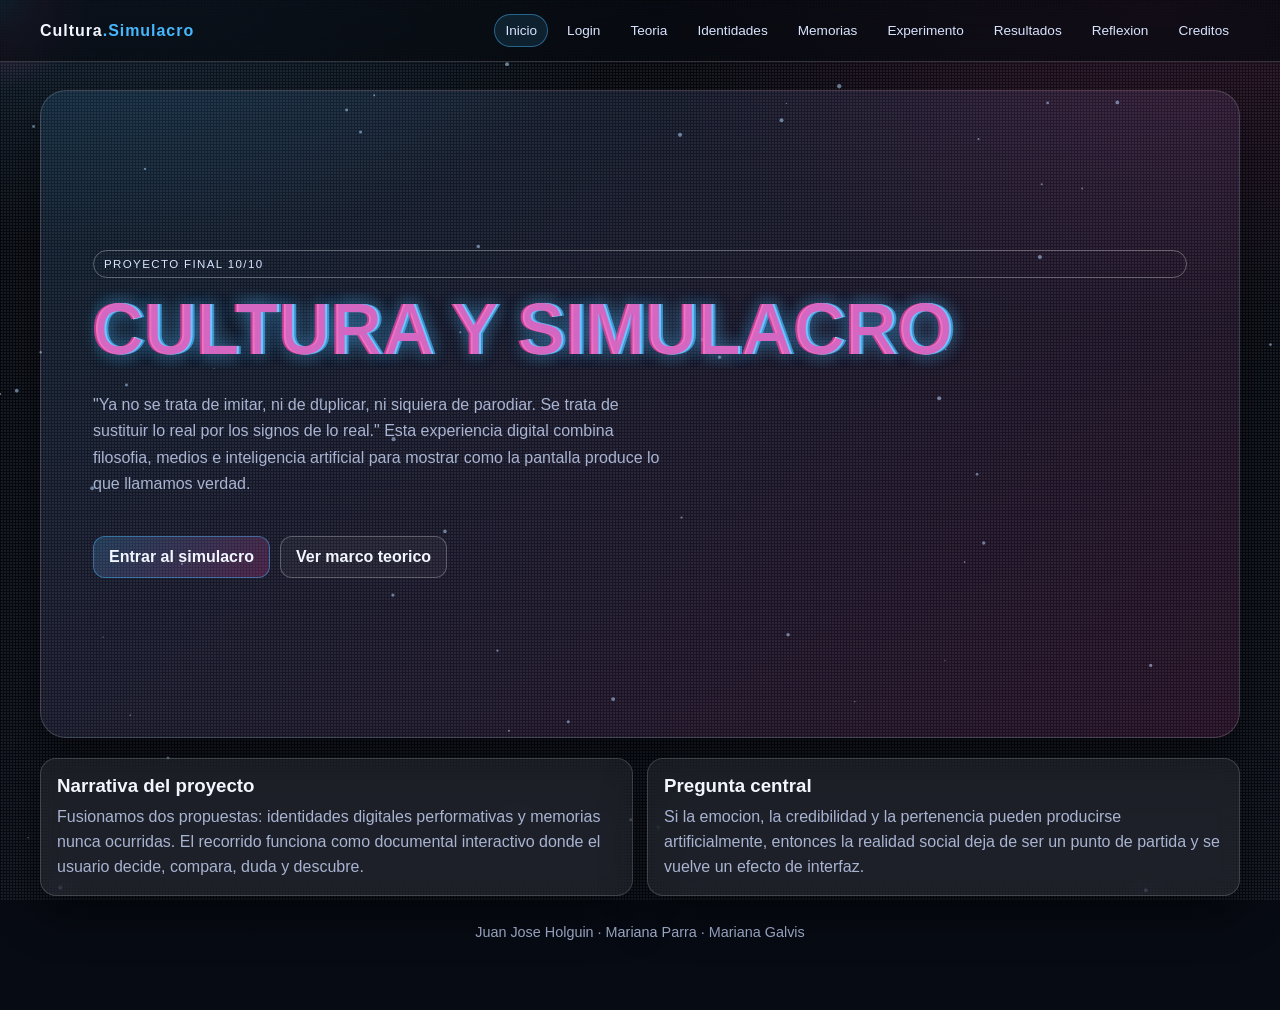
<file: index.html>
<!doctype html>
<html lang="es">
<head>
  <meta charset="utf-8">
  <meta name="viewport" content="width=device-width,initial-scale=1">
  <title>Cultura y Simulacro | Inicio</title>
  <link rel="stylesheet" href="css/style.css">
</head>
<body class="noise">
  <canvas id="particle-canvas"></canvas>
  <div class="cursor-glow"></div>
  <div class="loader">
    <div class="loader-card">
      <h2 class="loader-title">Cargando Simulacro</h2>
      <p class="loader-sub">Renderizando hiperrealidad documental...</p>
      <div class="loader-bar"><div class="loader-progress"></div></div>
    </div>
  </div>

  <header class="topbar">
    <div class="topbar-inner">
      <div class="brand">Cultura<span>.Simulacro</span></div>
      <nav class="nav">
        <a href="index.html">Inicio</a>
        <a href="login.html">Login</a>
        <a href="teoria.html">Teoria</a>
        <a href="identidades.html">Identidades</a>
        <a href="memorias.html">Memorias</a>
        <a href="experimento.html">Experimento</a>
        <a href="resultados.html">Resultados</a>
        <a href="reflexion.html">Reflexion</a>
        <a href="creditos.html">Creditos</a>
      </nav>
    </div>
  </header>

  <main class="wrap">
    <section class="hero">
      <span class="kicker">Proyecto final 10/10</span>
      <h1 class="glitch" data-text="CULTURA Y SIMULACRO">CULTURA Y SIMULACRO</h1>
      <p class="subtitle">
        "Ya no se trata de imitar, ni de duplicar, ni siquiera de parodiar. Se trata de sustituir lo real por los signos de lo real."
        Esta experiencia digital combina filosofia, medios e inteligencia artificial para mostrar como la pantalla produce lo que llamamos verdad.
      </p>
      <div class="cta">
        <a class="btn" href="login.html">Entrar al simulacro</a>
        <a class="btn ghost" href="teoria.html">Ver marco teorico</a>
      </div>
    </section>

    <section class="grid two">
      <article class="card">
        <h3>Narrativa del proyecto</h3>
        <p>
          Fusionamos dos propuestas: identidades digitales performativas y memorias nunca ocurridas.
          El recorrido funciona como documental interactivo donde el usuario decide, compara, duda y descubre.
        </p>
      </article>
      <article class="card">
        <h3>Pregunta central</h3>
        <p>
          Si la emocion, la credibilidad y la pertenencia pueden producirse artificialmente, entonces
          la realidad social deja de ser un punto de partida y se vuelve un efecto de interfaz.
        </p>
      </article>
    </section>
    <footer>Juan Jose Holguin · Mariana Parra · Mariana Galvis</footer>
  </main>
  <script src="js/app.js"></script>
</body>
</html>
</file>
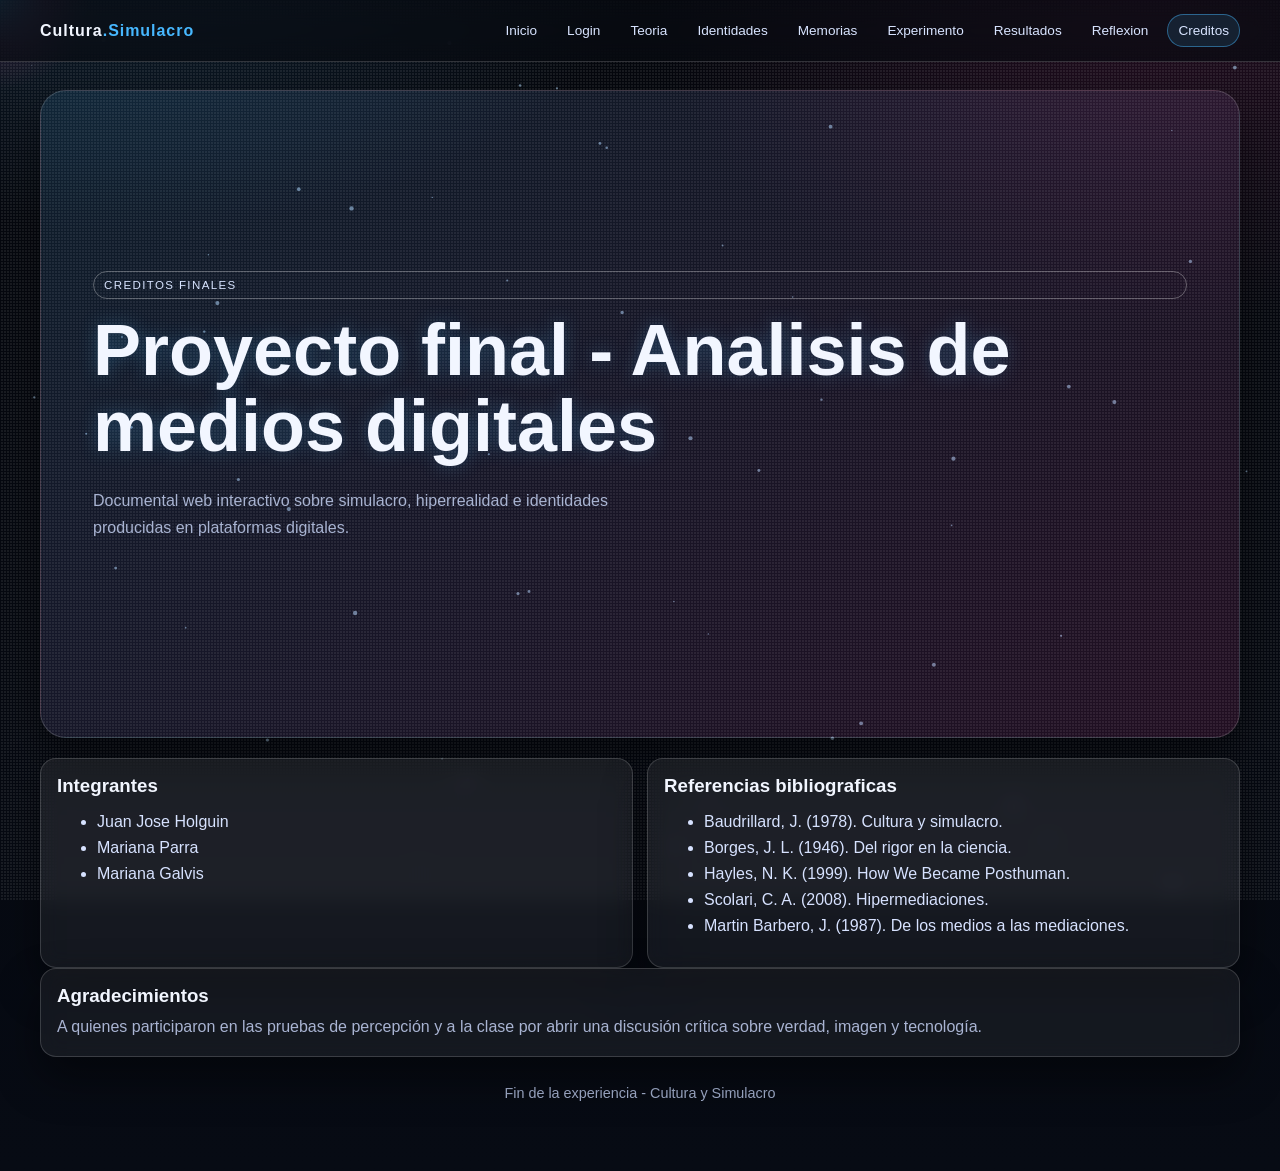
<file: creditos.html>
<!doctype html>
<html lang="es">
<head>
  <meta charset="utf-8">
  <meta name="viewport" content="width=device-width,initial-scale=1">
  <title>Cultura y Simulacro | Creditos</title>
  <link rel="stylesheet" href="css/style.css">
</head>
<body class="noise">
  <canvas id="particle-canvas"></canvas><div class="cursor-glow"></div>
  <header class="topbar"><div class="topbar-inner"><div class="brand">Cultura<span>.Simulacro</span></div><nav class="nav"><a href="index.html">Inicio</a><a href="login.html">Login</a><a href="teoria.html">Teoria</a><a href="identidades.html">Identidades</a><a href="memorias.html">Memorias</a><a href="experimento.html">Experimento</a><a href="resultados.html">Resultados</a><a href="reflexion.html">Reflexion</a><a href="creditos.html">Creditos</a></nav></div></header>
  <main class="wrap">
    <section class="hero">
      <span class="kicker">Creditos finales</span>
      <h1>Proyecto final - Analisis de medios digitales</h1>
      <p class="subtitle">Documental web interactivo sobre simulacro, hiperrealidad e identidades producidas en plataformas digitales.</p>
    </section>
    <section class="grid two">
      <article class="card">
        <h3>Integrantes</h3>
        <ul class="credits">
          <li>Juan Jose Holguin</li>
          <li>Mariana Parra</li>
          <li>Mariana Galvis</li>
        </ul>
      </article>
      <article class="card">
        <h3>Referencias bibliograficas</h3>
        <ul class="credits">
          <li>Baudrillard, J. (1978). Cultura y simulacro.</li>
          <li>Borges, J. L. (1946). Del rigor en la ciencia.</li>
          <li>Hayles, N. K. (1999). How We Became Posthuman.</li>
          <li>Scolari, C. A. (2008). Hipermediaciones.</li>
          <li>Martin Barbero, J. (1987). De los medios a las mediaciones.</li>
        </ul>
      </article>
    </section>
    <section class="card">
      <h3>Agradecimientos</h3>
      <p>A quienes participaron en las pruebas de percepción y a la clase por abrir una discusión crítica sobre verdad, imagen y tecnología.</p>
    </section>
    <footer>Fin de la experiencia - Cultura y Simulacro</footer>
  </main>
  <script src="js/app.js"></script>
</body>
</html>
</file>
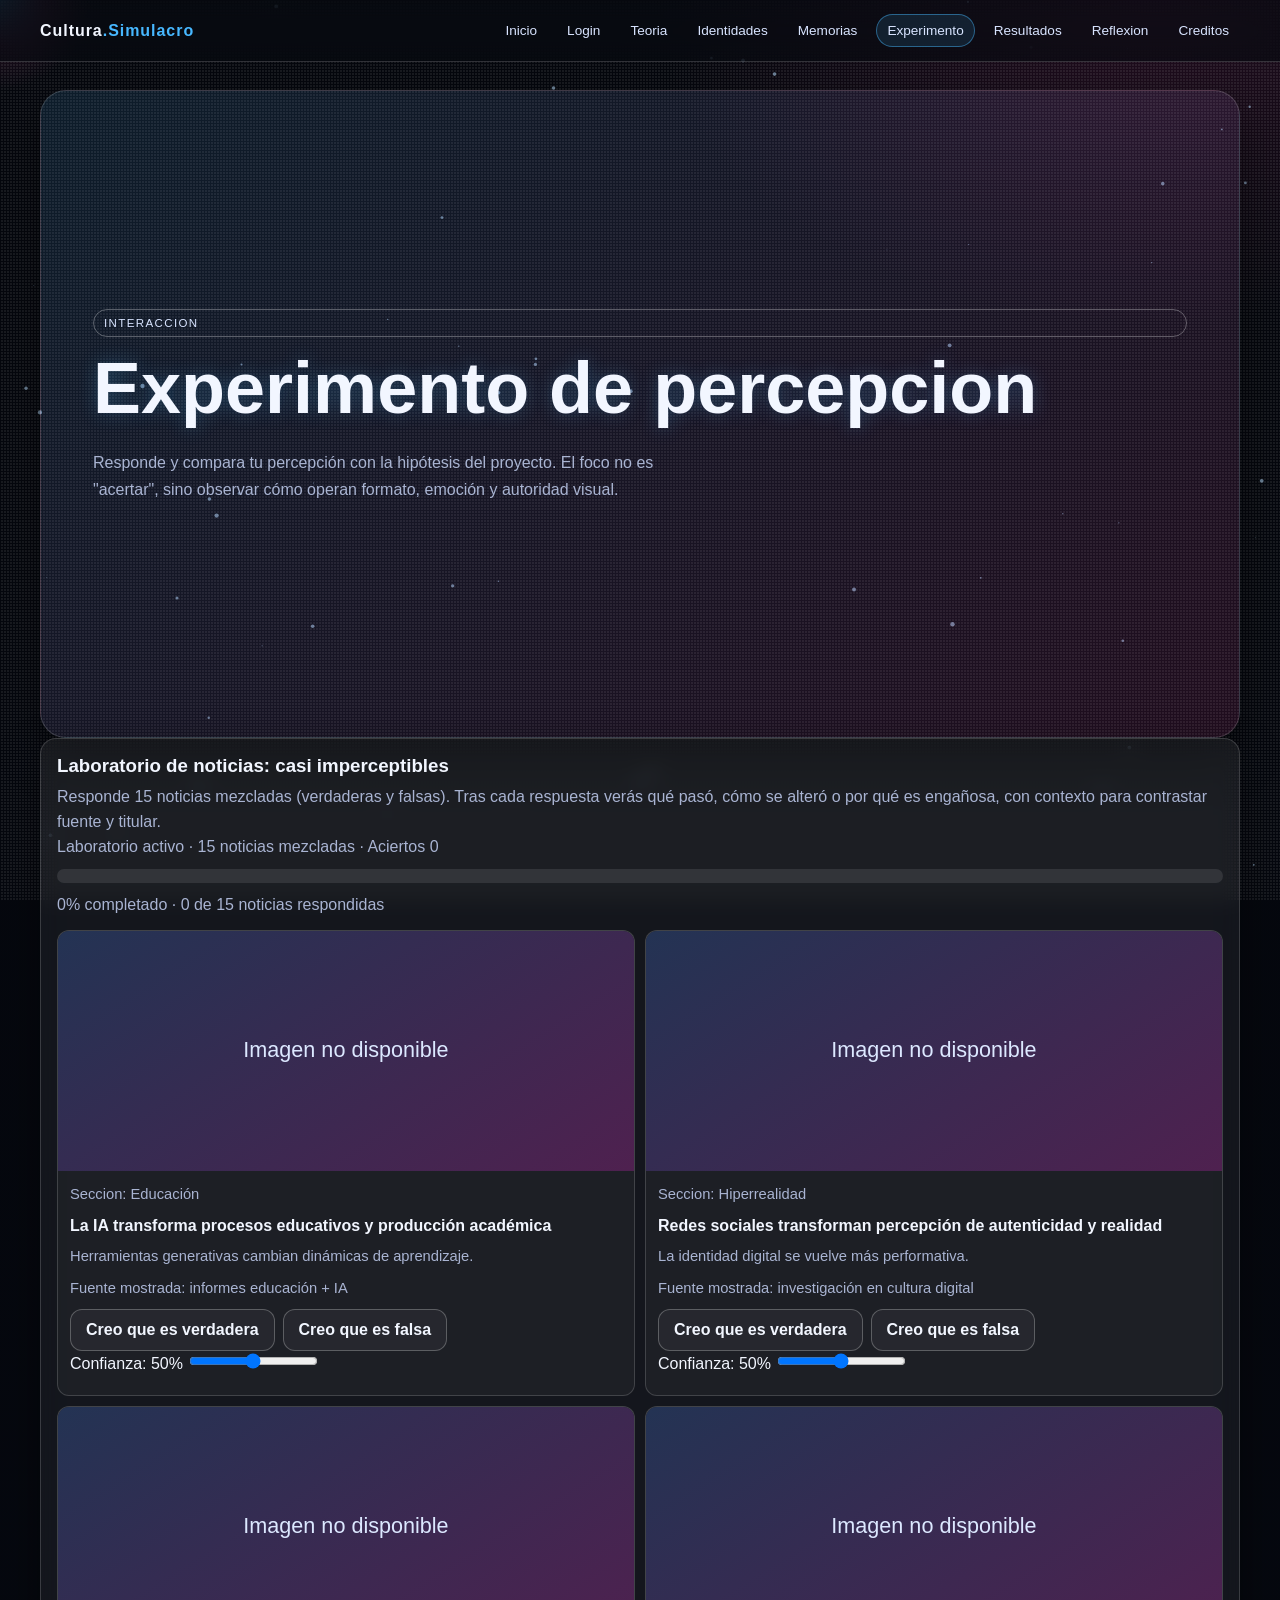
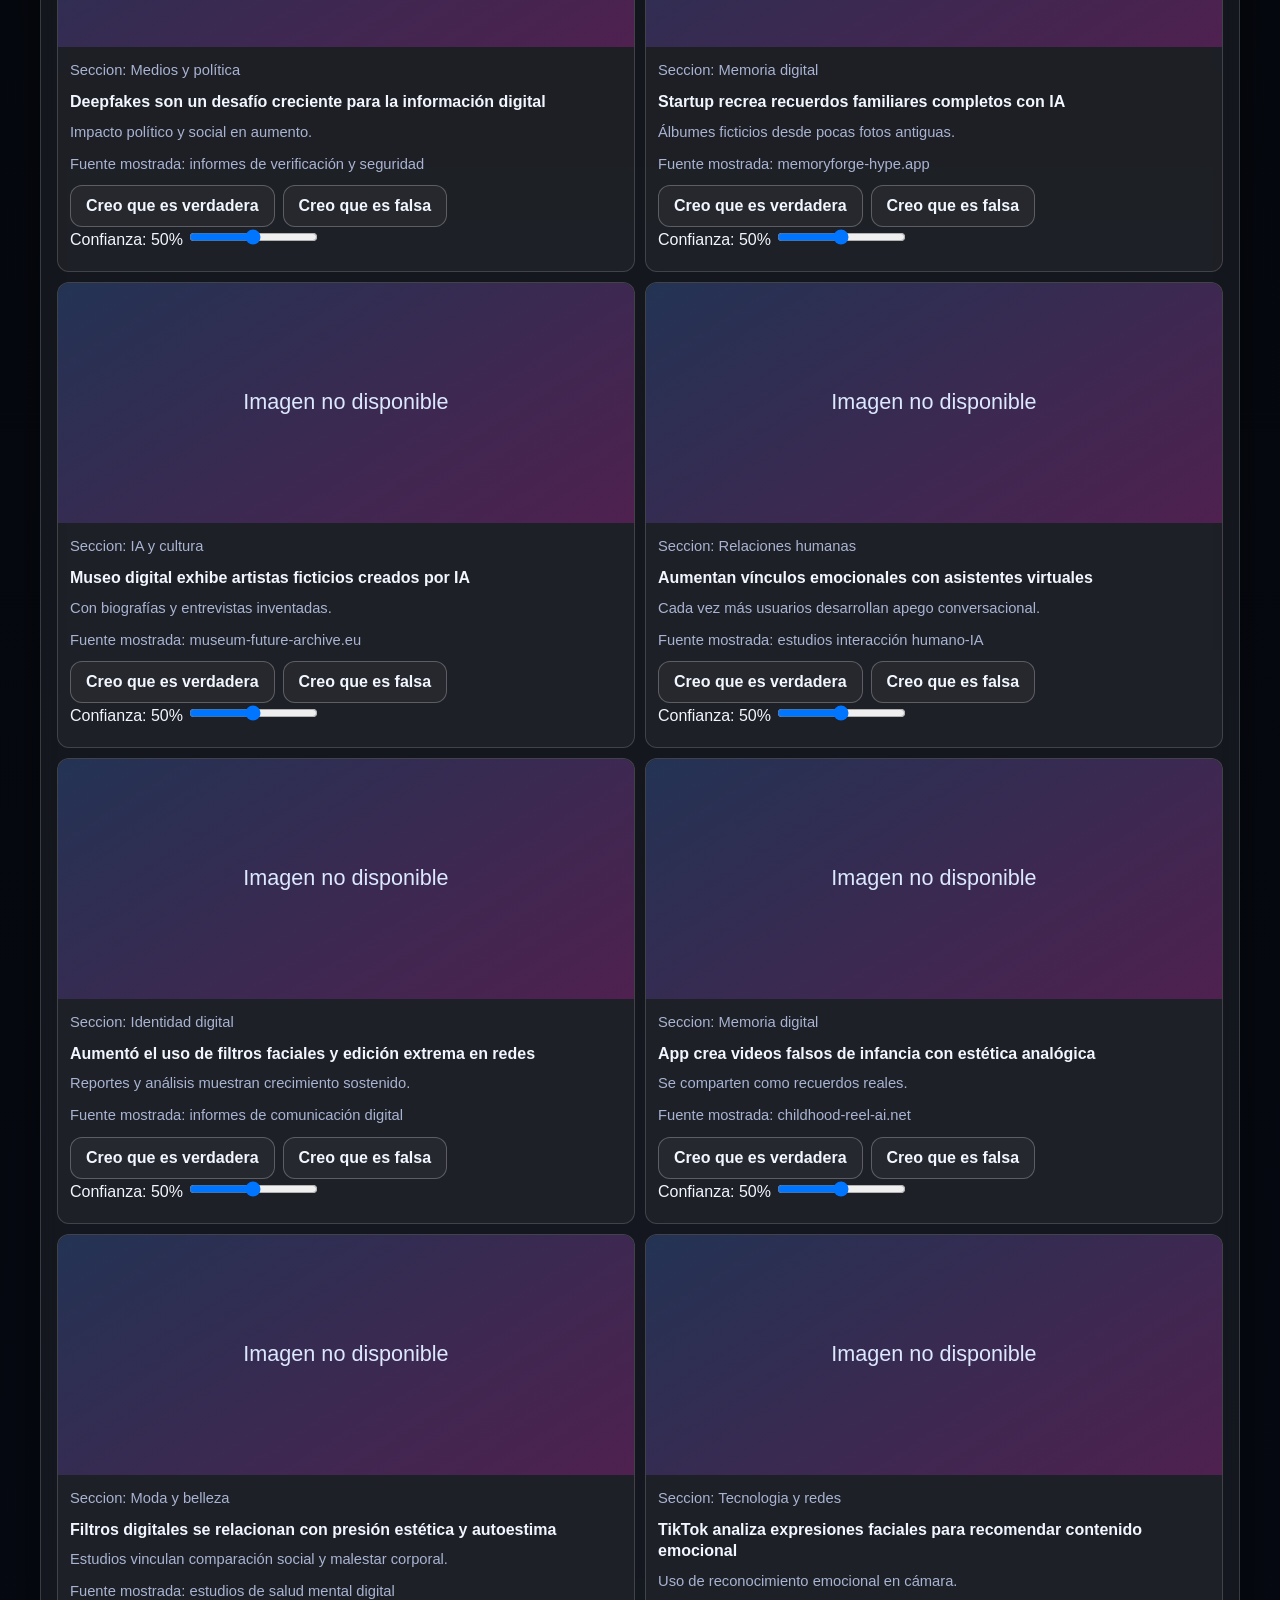
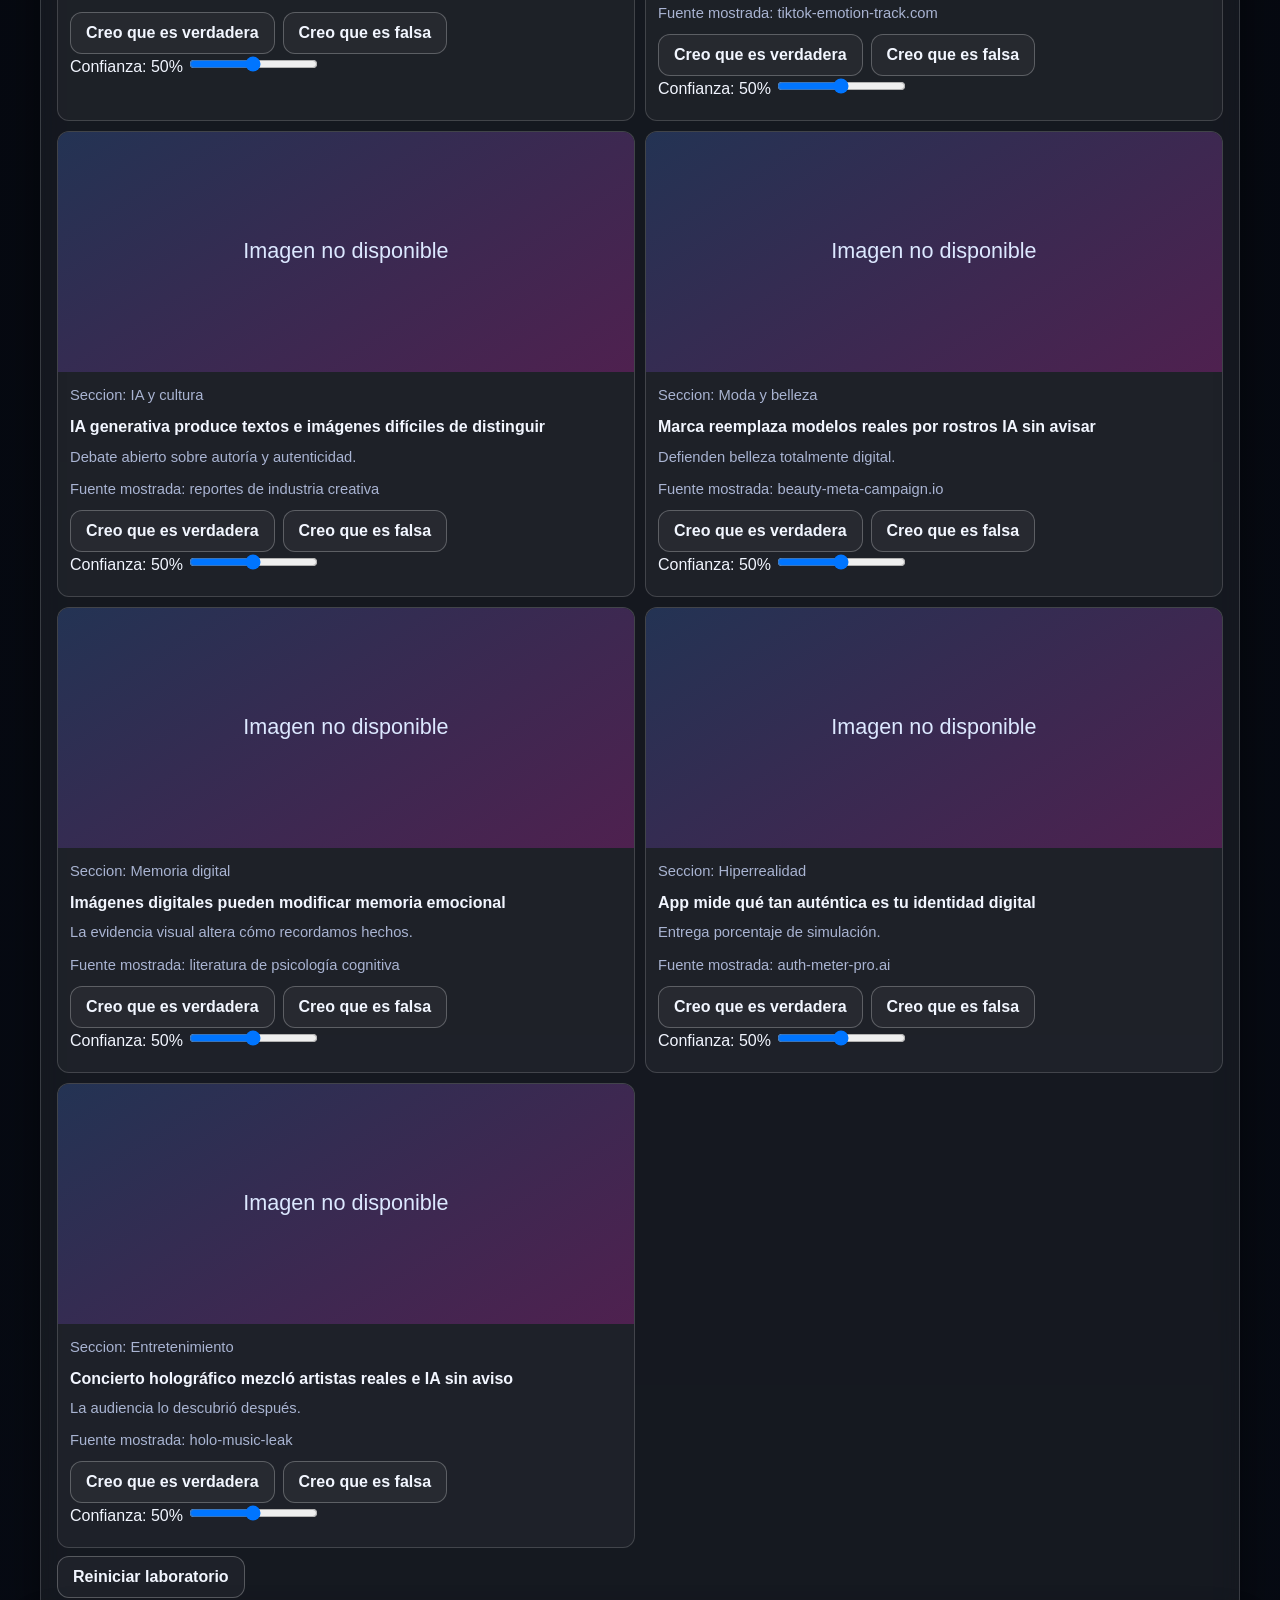
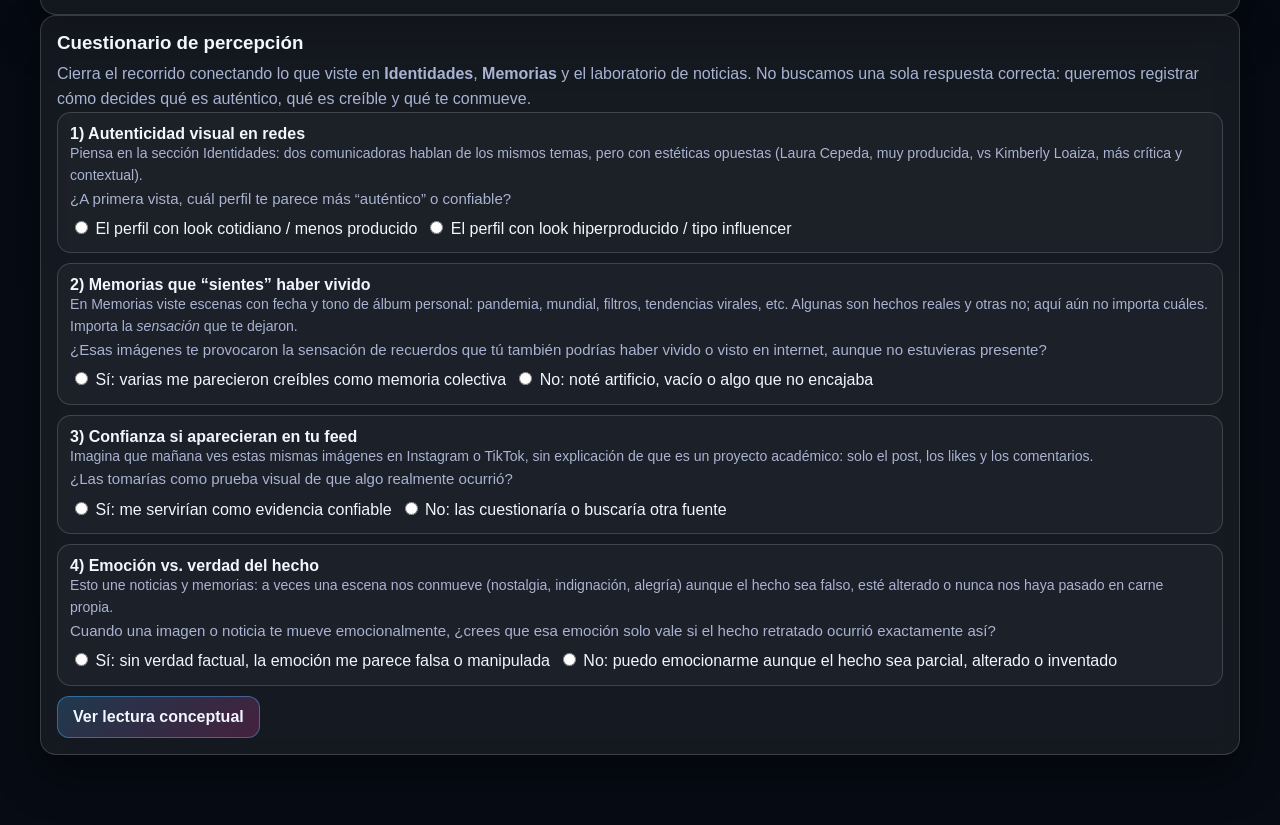
<file: experimento.html>
<!doctype html>
<html lang="es">
<head>
  <meta charset="utf-8">
  <meta name="viewport" content="width=device-width,initial-scale=1">
  <title>Cultura y Simulacro | Experimento</title>
  <link rel="stylesheet" href="css/style.css">
</head>
<body class="noise">
  <canvas id="particle-canvas"></canvas><div class="cursor-glow"></div>
  <header class="topbar"><div class="topbar-inner"><div class="brand">Cultura<span>.Simulacro</span></div><nav class="nav"><a href="index.html">Inicio</a><a href="login.html">Login</a><a href="teoria.html">Teoria</a><a href="identidades.html">Identidades</a><a href="memorias.html">Memorias</a><a href="experimento.html">Experimento</a><a href="resultados.html">Resultados</a><a href="reflexion.html">Reflexion</a><a href="creditos.html">Creditos</a></nav></div></header>
  <main class="wrap">
    <section class="hero">
      <span class="kicker">Interaccion</span>
      <h1>Experimento de percepcion</h1>
      <p class="subtitle">Responde y compara tu percepción con la hipótesis del proyecto. El foco no es "acertar", sino observar cómo operan formato, emoción y autoridad visual.</p>
    </section>
    <section class="card">
      <h3>Laboratorio de noticias: casi imperceptibles</h3>
      <p class="muted">Responde 15 noticias mezcladas (verdaderas y falsas). Tras cada respuesta verás qué pasó, cómo se alteró o por qué es engañosa, con contexto para contrastar fuente y titular.</p>
      <p id="round-hud" class="muted"></p>
      <div class="progress-shell">
        <div class="bar"><span id="news-progress-bar" data-value="0"></span></div>
        <p id="news-progress-text" class="muted">0% completado</p>
      </div>
      <div id="news-lab" class="news-lab"></div>
      <div class="option-row">
        <button id="next-round" class="btn ghost hidden" type="button">Siguiente ronda</button>
        <button id="restart-rounds" class="btn ghost hidden" type="button">Reiniciar laboratorio</button>
      </div>
      <p id="news-result" class="muted hidden" style="margin-top:10px"></p>
    </section>
    <form id="quiz-form" class="card">
      <h3>Cuestionario de percepción</h3>
      <p class="muted question-intro">Cierra el recorrido conectando lo que viste en <strong>Identidades</strong>, <strong>Memorias</strong> y el laboratorio de noticias. No buscamos una sola respuesta correcta: queremos registrar cómo decides qué es auténtico, qué es creíble y qué te conmueve.</p>
      <div class="question">
        <strong>1) Autenticidad visual en redes</strong>
        <p class="muted question-hint">Piensa en la sección Identidades: dos comunicadoras hablan de los mismos temas, pero con estéticas opuestas (Laura Cepeda, muy producida, vs Kimberly Loaiza, más crítica y contextual).</p>
        <p class="question-prompt">¿A primera vista, cuál perfil te parece más “auténtico” o confiable?</p>
        <div class="option-row">
          <label><input type="radio" name="q1" value="autentico" required> El perfil con look cotidiano / menos producido</label>
          <label><input type="radio" name="q1" value="hiperreal"> El perfil con look hiperproducido / tipo influencer</label>
        </div>
      </div>
      <div class="question">
        <strong>2) Memorias que “sientes” haber vivido</strong>
        <p class="muted question-hint">En Memorias viste escenas con fecha y tono de álbum personal: pandemia, mundial, filtros, tendencias virales, etc. Algunas son hechos reales y otras no; aquí aún no importa cuáles. Importa la <em>sensación</em> que te dejaron.</p>
        <p class="question-prompt">¿Esas imágenes te provocaron la sensación de recuerdos que tú también podrías haber vivido o visto en internet, aunque no estuvieras presente?</p>
        <div class="option-row">
          <label><input type="radio" name="q2" value="si" required> Sí: varias me parecieron creíbles como memoria colectiva</label>
          <label><input type="radio" name="q2" value="no"> No: noté artificio, vacío o algo que no encajaba</label>
        </div>
      </div>
      <div class="question">
        <strong>3) Confianza si aparecieran en tu feed</strong>
        <p class="muted question-hint">Imagina que mañana ves estas mismas imágenes en Instagram o TikTok, sin explicación de que es un proyecto académico: solo el post, los likes y los comentarios.</p>
        <p class="question-prompt">¿Las tomarías como prueba visual de que algo realmente ocurrió?</p>
        <div class="option-row">
          <label><input type="radio" name="q3" value="si" required> Sí: me servirían como evidencia confiable</label>
          <label><input type="radio" name="q3" value="no"> No: las cuestionaría o buscaría otra fuente</label>
        </div>
      </div>
      <div class="question">
        <strong>4) Emoción vs. verdad del hecho</strong>
        <p class="muted question-hint">Esto une noticias y memorias: a veces una escena nos conmueve (nostalgia, indignación, alegría) aunque el hecho sea falso, esté alterado o nunca nos haya pasado en carne propia.</p>
        <p class="question-prompt">Cuando una imagen o noticia te mueve emocionalmente, ¿crees que esa emoción solo vale si el hecho retratado ocurrió exactamente así?</p>
        <div class="option-row">
          <label><input type="radio" name="q4" value="si" required> Sí: sin verdad factual, la emoción me parece falsa o manipulada</label>
          <label><input type="radio" name="q4" value="no"> No: puedo emocionarme aunque el hecho sea parcial, alterado o inventado</label>
        </div>
      </div>
      <button class="btn" type="submit">Ver lectura conceptual</button>
      <p id="quiz-output" class="muted hidden" style="margin-top:10px"></p>
    </form>
  </main>
  <script src="js/app.js"></script>
</body>
</html>
</file>
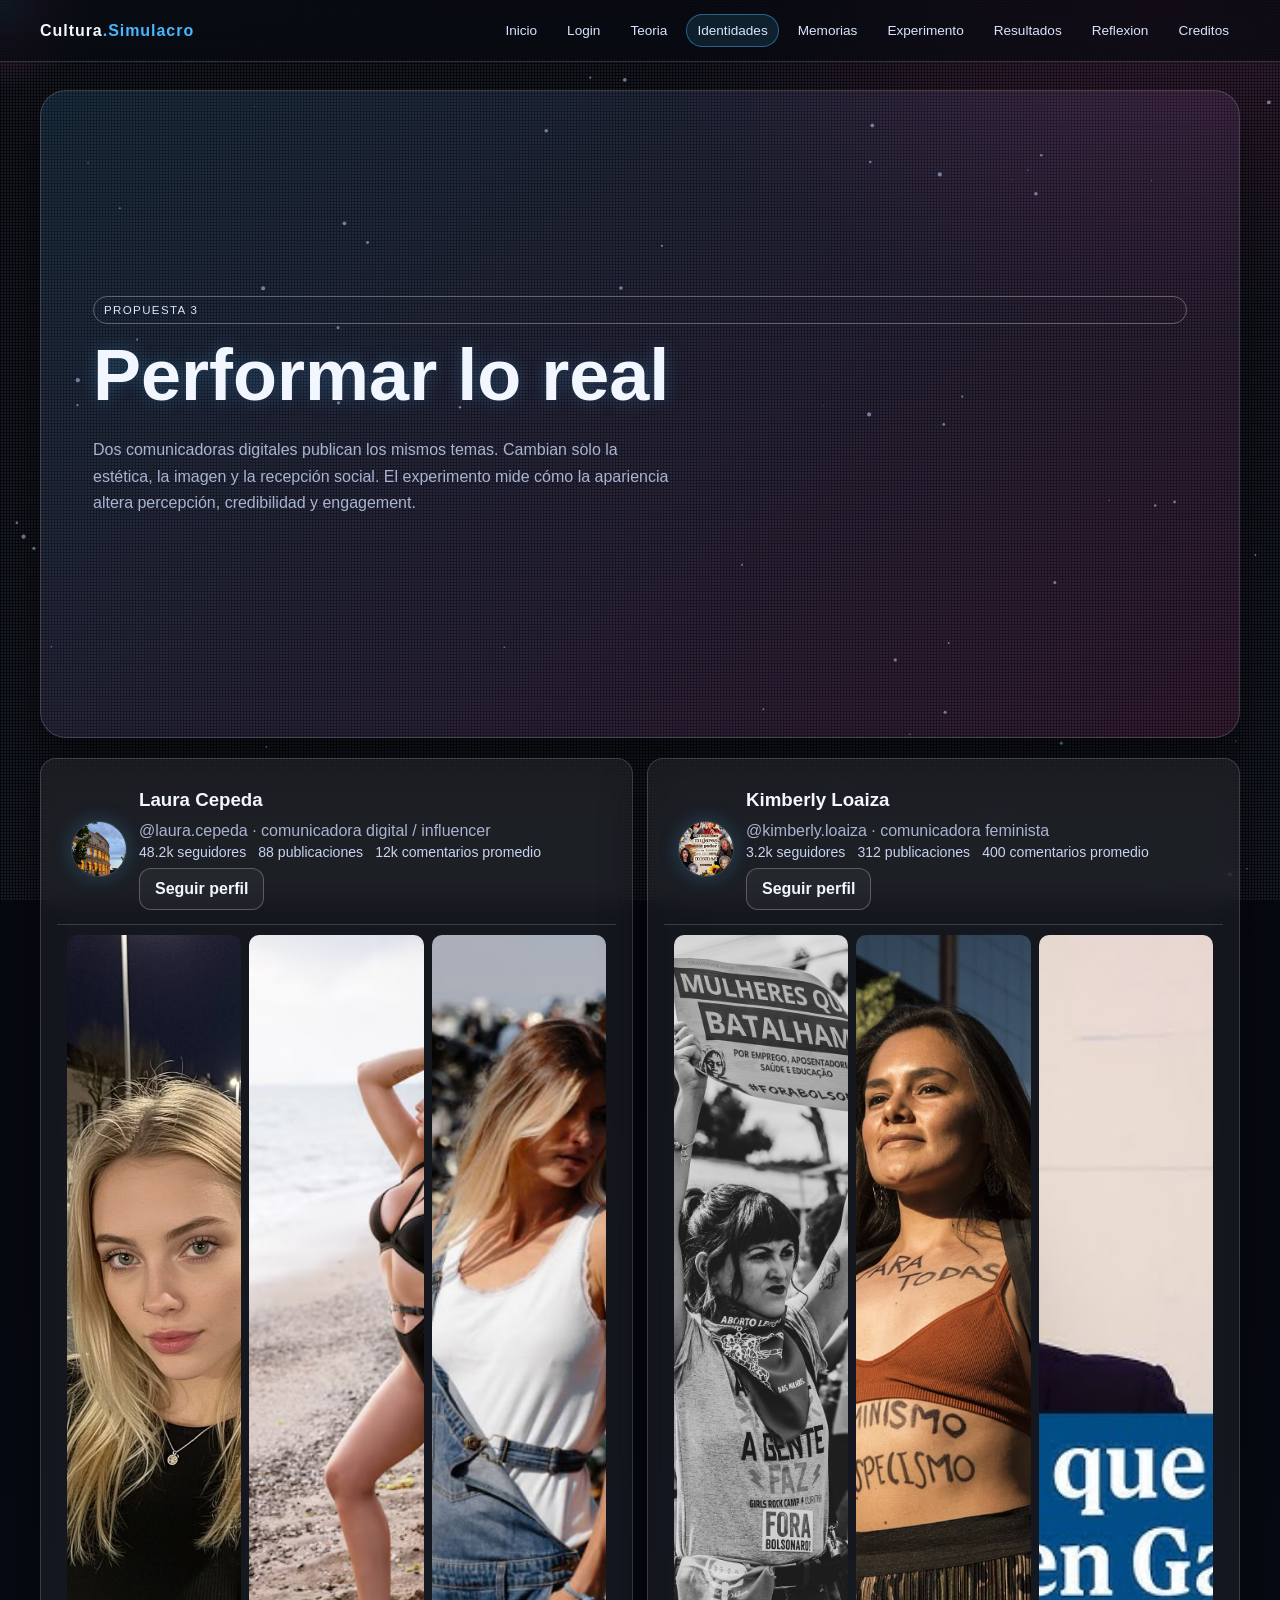
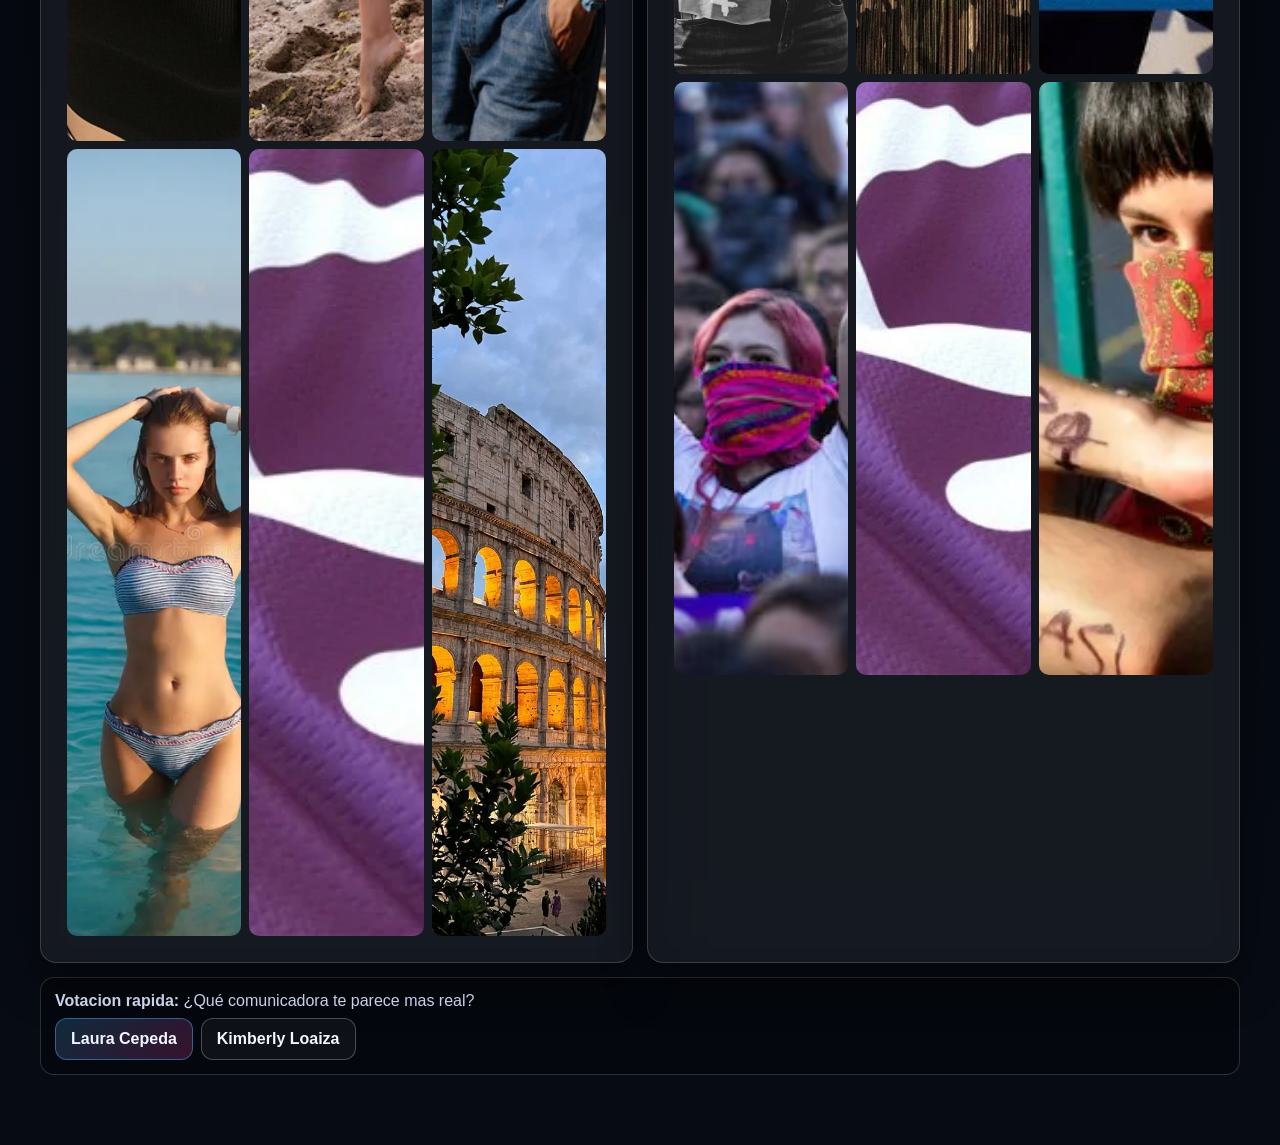
<file: identidades.html>
<!doctype html>
<html lang="es">
<head>
  <meta charset="utf-8">
  <meta name="viewport" content="width=device-width,initial-scale=1">
  <title>Cultura y Simulacro | Identidades</title>
  <link rel="stylesheet" href="css/style.css">
</head>
<body class="noise">
  <canvas id="particle-canvas"></canvas><div class="cursor-glow"></div>
  <header class="topbar"><div class="topbar-inner"><div class="brand">Cultura<span>.Simulacro</span></div><nav class="nav"><a href="index.html">Inicio</a><a href="login.html">Login</a><a href="teoria.html">Teoria</a><a href="identidades.html">Identidades</a><a href="memorias.html">Memorias</a><a href="experimento.html">Experimento</a><a href="resultados.html">Resultados</a><a href="reflexion.html">Reflexion</a><a href="creditos.html">Creditos</a></nav></div></header>
  <main class="wrap">
    <section class="hero">
      <span class="kicker">Propuesta 3</span>
      <h1>Performar lo real</h1>
      <p class="subtitle">Dos comunicadoras digitales publican los mismos temas. Cambian solo la estética, la imagen y la recepción social. El experimento mide cómo la apariencia altera percepción, credibilidad y engagement.</p>
    </section>
    <section class="grid two">
      <article class="profile card generated-profile" data-profile-type="modelo">
        <div class="profile-head">
          <div class="profile-meta">
            <div class="avatar-wrap"><img class="avatar" alt="Avatar generado de perfil modelo"></div>
            <div>
              <h3>Laura Cepeda</h3>
              <p class="muted" data-profile-handle="modelo">@laura.cepeda · comunicadora digital / influencer</p>
              <div class="stats"><span data-followers-text="modelo">48.2k seguidores</span><span>88 publicaciones</span><span>12k comentarios promedio</span></div>
              <button class="btn ghost follow-btn" type="button" data-follow-profile="modelo">Seguir perfil</button>
            </div>
          </div>
        </div>
        <div class="posts generated-posts">
        </div>
      </article>
      <article class="profile card generated-profile" data-profile-type="feminista">
        <div class="profile-head">
          <div class="profile-meta">
            <div class="avatar-wrap"><img class="avatar" alt="Avatar generado de perfil feminista"></div>
            <div>
              <h3>Kimberly Loaiza</h3>
              <p class="muted" data-profile-handle="feminista">@kimberly.loaiza · comunicadora feminista</p>
              <div class="stats"><span data-followers-text="feminista">3.2k seguidores</span><span>312 publicaciones</span><span>400 comentarios promedio</span></div>
              <button class="btn ghost follow-btn" type="button" data-follow-profile="feminista">Seguir perfil</button>
            </div>
          </div>
        </div>
        <div class="posts generated-posts">
        </div>
      </article>
    </section>
    <section class="vote-panel">
      <p><strong>Votacion rapida:</strong> ¿Qué comunicadora te parece mas real?</p>
      <div class="option-row">
        <button class="btn" data-vote="laura">Laura Cepeda</button>
        <button class="btn ghost" data-vote="kimberly">Kimberly Loaiza</button>
      </div>
      <p id="vote-result" class="muted hidden" style="margin-top:10px"></p>
    </section>
  </main>
  <div id="post-modal" class="ig-modal hidden">
    <div class="ig-modal-card">
      <button id="close-post-modal" class="btn ghost" type="button">Cerrar</button>
      <div class="ig-modal-grid">
        <img id="modal-post-image" alt="Post ampliado">
        <div>
          <h3 id="modal-post-title"></h3>
          <p id="modal-post-likes" class="muted"></p>
          <div class="option-row">
            <button id="modal-like-btn" class="btn ghost" type="button">Like</button>
            <button id="modal-prev" class="btn ghost" type="button">Anterior</button>
            <button id="modal-next" class="btn ghost" type="button">Siguiente</button>
          </div>
          <div id="modal-post-comments" class="ig-comments"></div>
        </div>
      </div>
    </div>
  </div>
  <script src="js/app.js"></script>
</body>
</html>
</file>
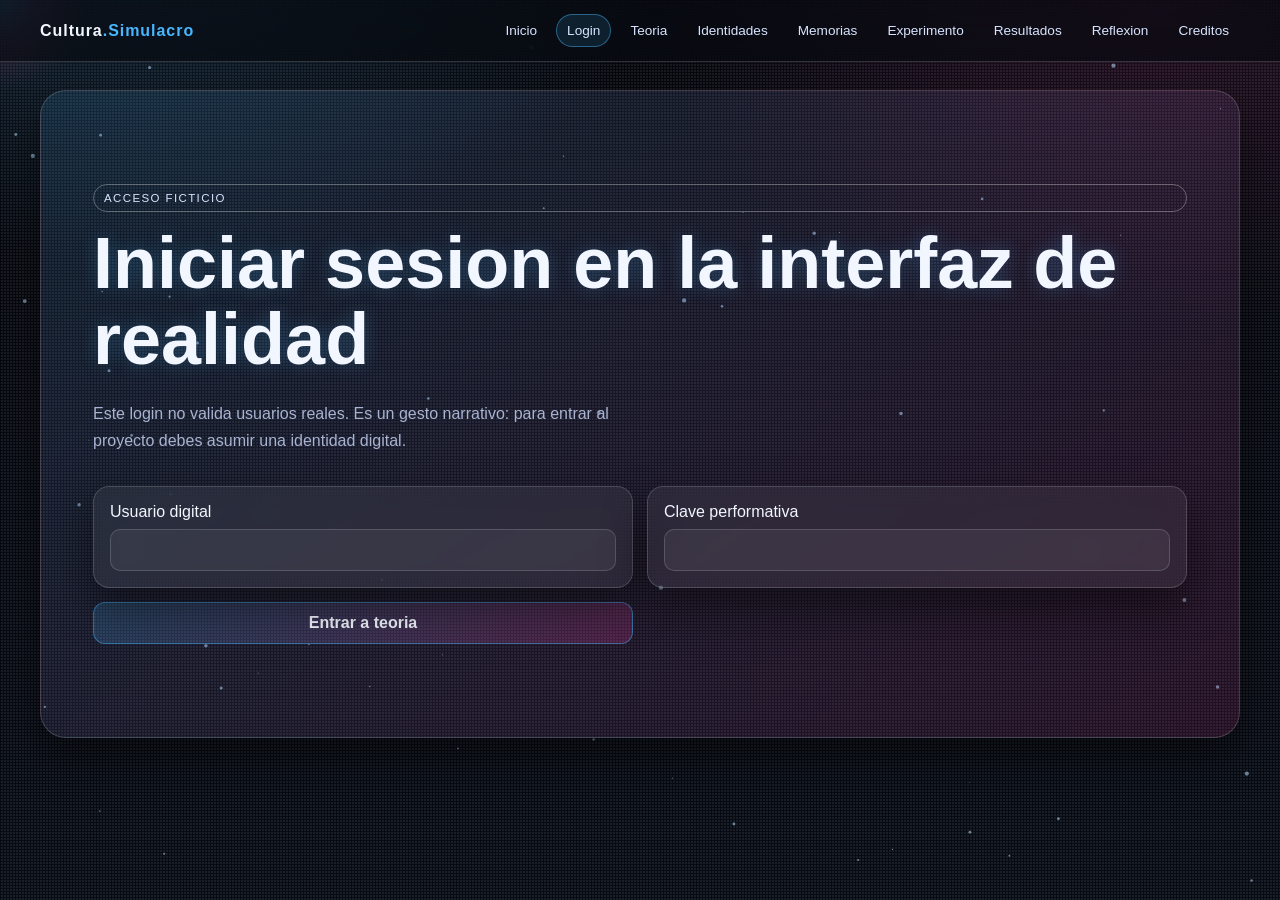
<file: login.html>
<!doctype html>
<html lang="es">
<head>
  <meta charset="utf-8">
  <meta name="viewport" content="width=device-width,initial-scale=1">
  <title>Cultura y Simulacro | Login</title>
  <link rel="stylesheet" href="css/style.css">
</head>
<body class="noise">
  <canvas id="particle-canvas"></canvas>
  <div class="cursor-glow"></div>
  <header class="topbar">
    <div class="topbar-inner">
      <div class="brand">Cultura<span>.Simulacro</span></div>
      <nav class="nav">
        <a href="index.html">Inicio</a><a href="login.html">Login</a><a href="teoria.html">Teoria</a><a href="identidades.html">Identidades</a><a href="memorias.html">Memorias</a><a href="experimento.html">Experimento</a><a href="resultados.html">Resultados</a><a href="reflexion.html">Reflexion</a><a href="creditos.html">Creditos</a>
      </nav>
    </div>
  </header>
  <main class="wrap">
    <section class="hero">
      <span class="kicker">Acceso ficticio</span>
      <h1>Iniciar sesion en la interfaz de realidad</h1>
      <p class="subtitle">Este login no valida usuarios reales. Es un gesto narrativo: para entrar al proyecto debes asumir una identidad digital.</p>
      <form id="fake-login" class="grid two" style="margin-top:16px">
        <label class="card">Usuario digital<br><input class="form-field" required></label>
        <label class="card">Clave performativa<br><input class="form-field" type="password" required></label>
        <button class="btn" type="submit">Entrar a teoria</button>
      </form>
    </section>
  </main>
  <script src="js/app.js"></script>
</body>
</html>
</file>
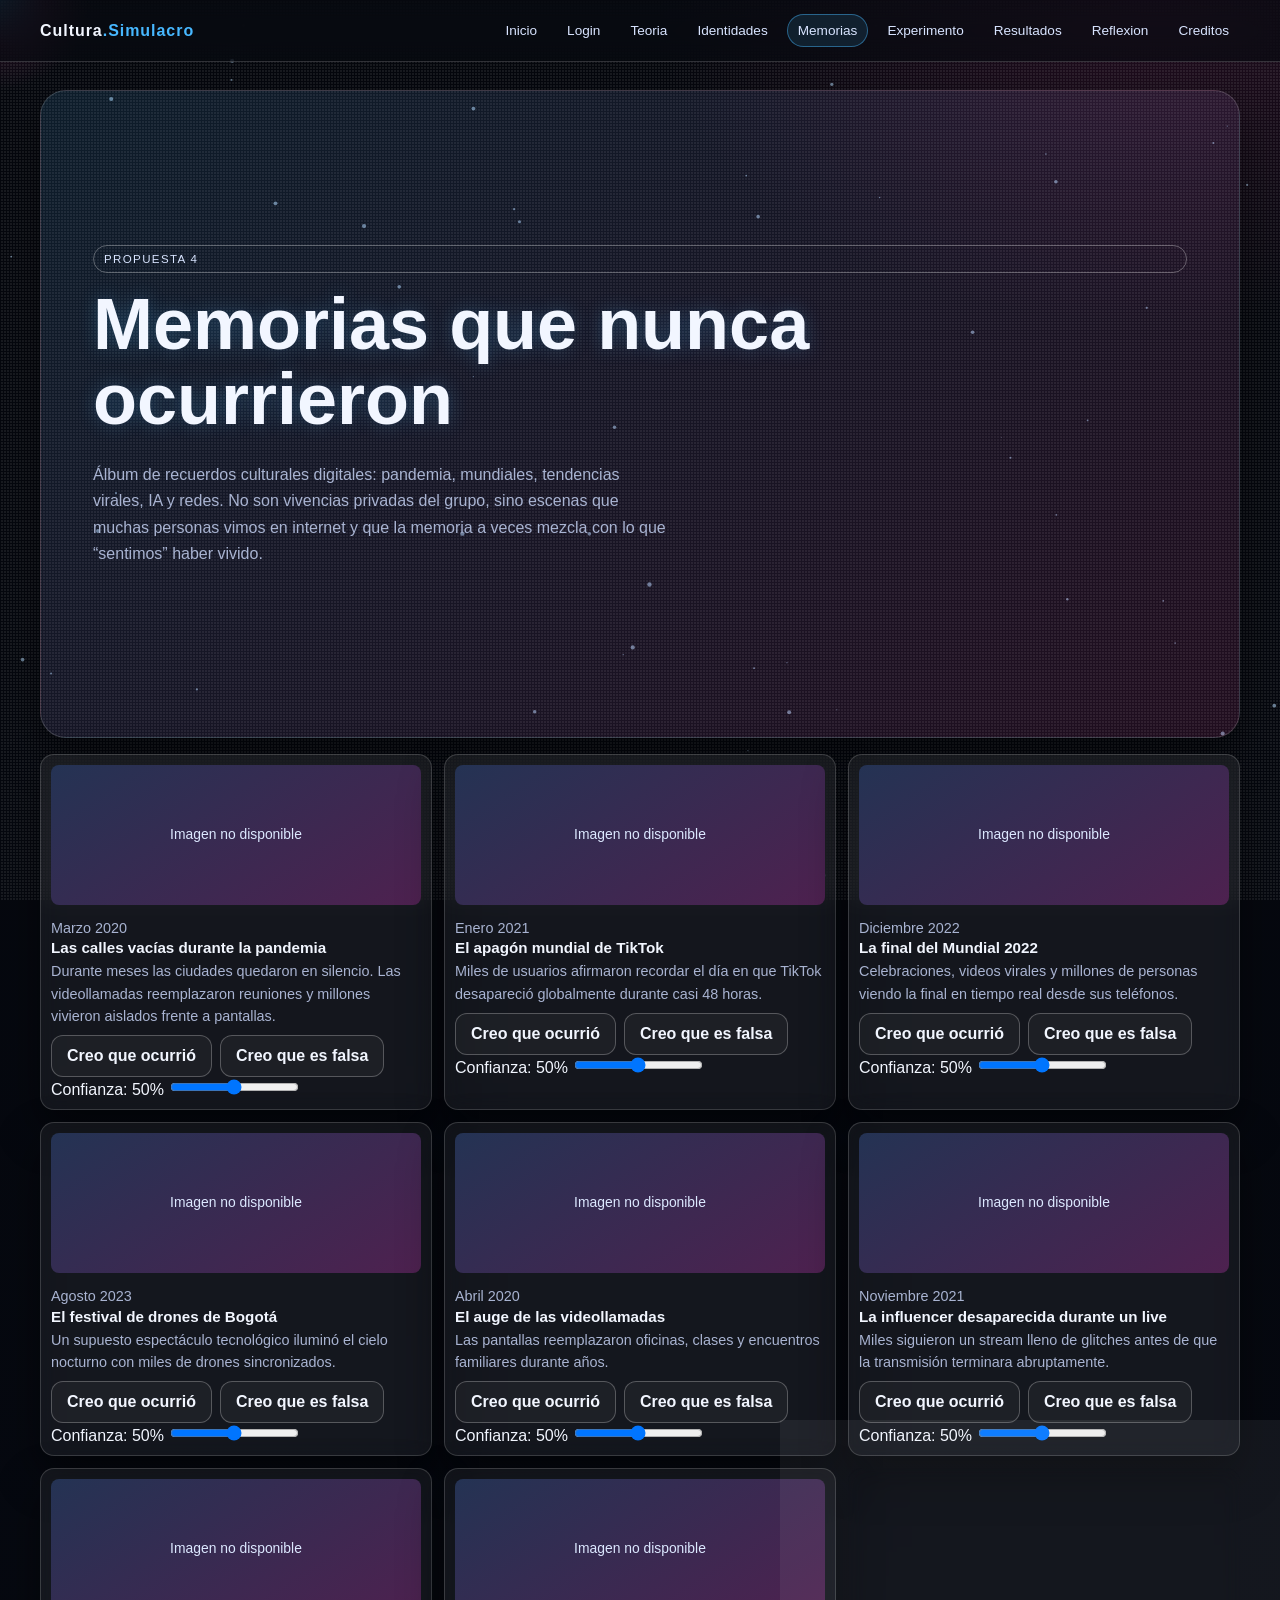
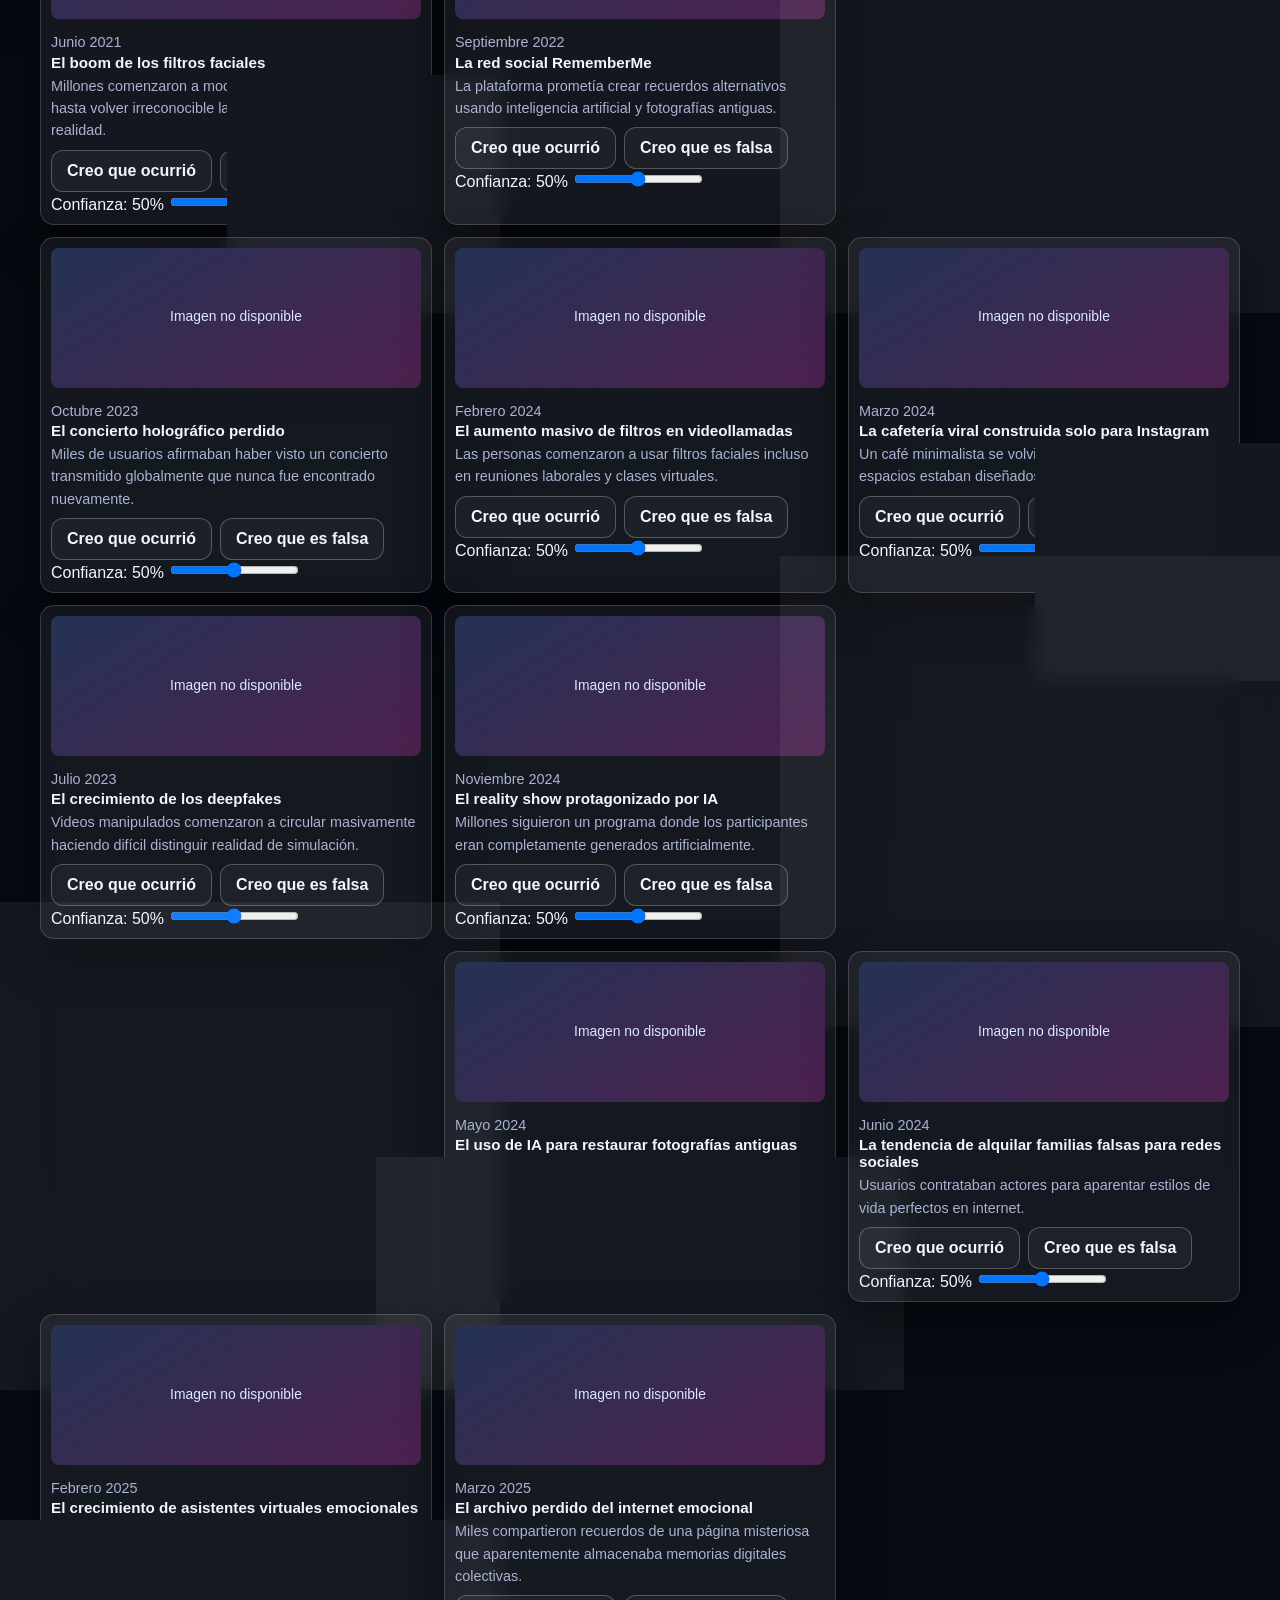
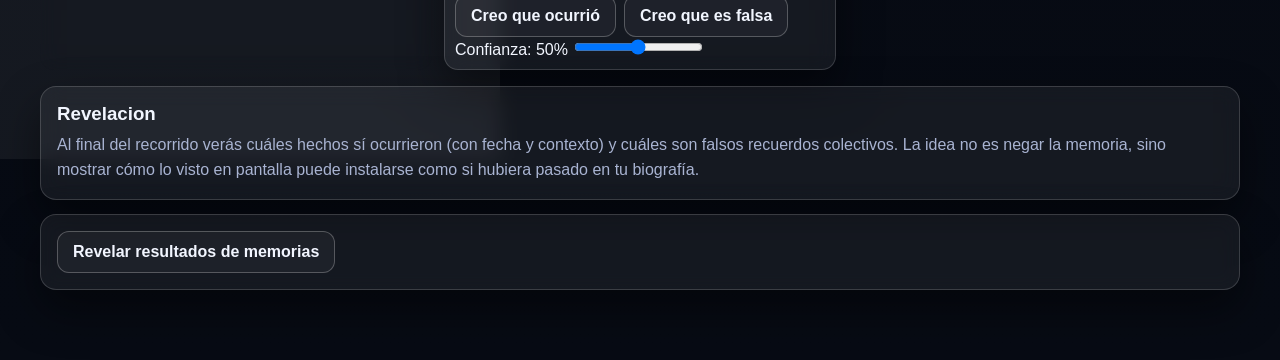
<file: memorias.html>
<!doctype html>
<html lang="es">
<head>
  <meta charset="utf-8">
  <meta name="viewport" content="width=device-width,initial-scale=1">
  <title>Cultura y Simulacro | Memorias</title>
  <link rel="stylesheet" href="css/style.css">
</head>
<body class="noise">
  <canvas id="particle-canvas"></canvas><div class="cursor-glow"></div>
  <header class="topbar"><div class="topbar-inner"><div class="brand">Cultura<span>.Simulacro</span></div><nav class="nav"><a href="index.html">Inicio</a><a href="login.html">Login</a><a href="teoria.html">Teoria</a><a href="identidades.html">Identidades</a><a href="memorias.html">Memorias</a><a href="experimento.html">Experimento</a><a href="resultados.html">Resultados</a><a href="reflexion.html">Reflexion</a><a href="creditos.html">Creditos</a></nav></div></header>
  <main class="wrap">
    <section class="hero">
      <span class="kicker">Propuesta 4</span>
      <h1>Memorias que nunca ocurrieron</h1>
      <p class="subtitle">Álbum de recuerdos culturales digitales: pandemia, mundiales, tendencias virales, IA y redes. No son vivencias privadas del grupo, sino escenas que muchas personas vimos en internet y que la memoria a veces mezcla con lo que “sentimos” haber vivido.</p>
    </section>
    <section class="memory-grid">
      <article class="memory card memory-item" style="--r:-2deg" data-memory-title="Navidad en familia, 2014" data-memory-story="La imagen parece familiar porque usa codigos de album domestico: luz calida, mesa central y abrazos. Ninguna persona en la foto pertenece a una familia real del grupo." data-memory-img="https://images.unsplash.com/photo-1482517967863-00e15c9b44be?auto=format&fit=crop&w=1200&q=80"><img class="shot" alt="Recuerdo de navidad"><h4>Navidad en familia, 2014</h4><p>Una mesa encendida por velas y risas que nunca estuvieron ahi.</p></article>
      <article class="memory card memory-item" style="--r:1.4deg" data-memory-title="Viaje de infancia al mar" data-memory-story="Se construyo nostalgia con granulado, encuadre imperfecto y color envejecido. La escena no documenta un viaje real, sino una memoria diseñada para parecer vivida." data-memory-img="https://images.unsplash.com/photo-1507525428034-b723cf961d3e?auto=format&fit=crop&w=1200&q=80"><img class="shot" alt="Recuerdo de playa"><h4>Viaje de infancia al mar</h4><p>Arena en los zapatos y foto de album creada por modelo generativo.</p></article>
      <article class="memory card memory-item" style="--r:-1.3deg" data-memory-title="Graduacion inolvidable" data-memory-story="El simulacro usa toga, confeti y abrazo frontal para activar codigos de exito. Es convincente porque imita eventos tipicos, no porque sea verdadero." data-memory-img="https://images.unsplash.com/photo-1523050854058-8df90110c9f1?auto=format&fit=crop&w=1200&q=80"><img class="shot" alt="Recuerdo de graduacion"><h4>Graduacion inolvidable</h4><p>Abrazo perfecto, luz perfecta, instante inexistente.</p></article>
      <article class="memory card memory-item" style="--r:1deg" data-memory-title="Concierto de madrugada" data-memory-story="El fondo oscuro y las luces de escenario generan una emocion colectiva inmediata. No hubo concierto real: se sintetizo una atmósfera emocional." data-memory-img="https://images.unsplash.com/photo-1493225457124-a3eb161ffa5f?auto=format&fit=crop&w=1200&q=80"><img class="shot" alt="Recuerdo de concierto"><h4>Concierto de madrugada</h4><p>La emoción se recuerda aunque el hecho no haya ocurrido.</p></article>
      <article class="memory card memory-item" style="--r:-1deg" data-memory-title="Paseo nocturno" data-memory-story="La escena utiliza ciudad desenfocada y profundidad de campo para sugerir intimidad. El recuerdo es verosimil, pero no tiene referente biografico." data-memory-img="https://images.unsplash.com/photo-1519608487953-e999c86e7455?auto=format&fit=crop&w=1200&q=80"><img class="shot" alt="Recuerdo nocturno"><h4>Paseo nocturno</h4><p>Nostalgia producida por color grading y narrativa.</p></article>
      <article class="memory card memory-item" style="--r:2deg" data-memory-title="Cumpleaños 18" data-memory-story="Velas, gesto de sorpresa y encuadre centrado reproducen la estetica clasica de celebracion personal. Es una memoria fabricada." data-memory-img="https://images.unsplash.com/photo-1464349153735-7db50ed83c84?auto=format&fit=crop&w=1200&q=80"><img class="shot" alt="Recuerdo de cumpleaños"><h4>Cumpleaños 18</h4><p>Torta, abrazos y lágrimas ensambladas sintéticamente.</p></article>
    </section>
    <section class="card" style="margin-top:16px">
      <h3>Revelacion</h3>
      <p>Al final del recorrido verás cuáles hechos sí ocurrieron (con fecha y contexto) y cuáles son falsos recuerdos colectivos. La idea no es negar la memoria, sino mostrar cómo lo visto en pantalla puede instalarse como si hubiera pasado en tu biografía.</p>
    </section>
  </main>
  <div id="memory-modal" class="ig-modal hidden">
    <div class="ig-modal-card">
      <button id="close-memory-modal" class="btn ghost" type="button">Cerrar</button>
      <div class="ig-modal-grid">
        <img id="memory-modal-image" alt="Recuerdo ampliado">
        <div>
          <h3 id="memory-modal-title"></h3>
          <p id="memory-modal-story" class="muted"></p>
        </div>
      </div>
    </div>
  </div>
  <script src="js/app.js"></script>
</body>
</html>
</file>
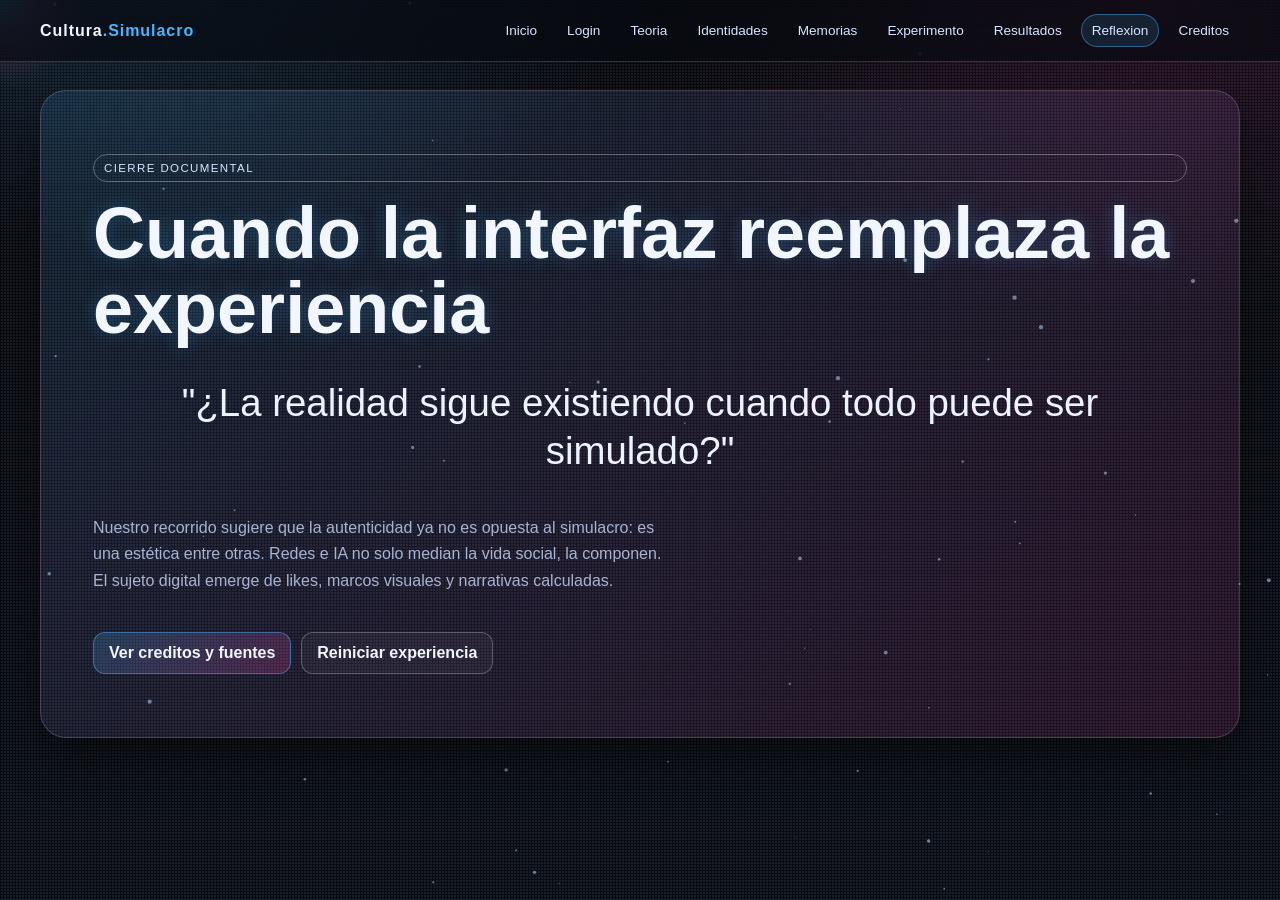
<file: reflexion.html>
<!doctype html>
<html lang="es">
<head>
  <meta charset="utf-8">
  <meta name="viewport" content="width=device-width,initial-scale=1">
  <title>Cultura y Simulacro | Reflexion</title>
  <link rel="stylesheet" href="css/style.css">
</head>
<body class="noise">
  <canvas id="particle-canvas"></canvas><div class="cursor-glow"></div>
  <header class="topbar"><div class="topbar-inner"><div class="brand">Cultura<span>.Simulacro</span></div><nav class="nav"><a href="index.html">Inicio</a><a href="login.html">Login</a><a href="teoria.html">Teoria</a><a href="identidades.html">Identidades</a><a href="memorias.html">Memorias</a><a href="experimento.html">Experimento</a><a href="resultados.html">Resultados</a><a href="reflexion.html">Reflexion</a><a href="creditos.html">Creditos</a></nav></div></header>
  <main class="wrap">
    <section class="hero">
      <span class="kicker">Cierre documental</span>
      <h1>Cuando la interfaz reemplaza la experiencia</h1>
      <p class="big-quote">"¿La realidad sigue existiendo cuando todo puede ser simulado?"</p>
      <p class="subtitle">Nuestro recorrido sugiere que la autenticidad ya no es opuesta al simulacro: es una estética entre otras. Redes e IA no solo median la vida social, la componen. El sujeto digital emerge de likes, marcos visuales y narrativas calculadas.</p>
      <div class="cta">
        <a class="btn" href="creditos.html">Ver creditos y fuentes</a>
        <a class="btn ghost" href="index.html">Reiniciar experiencia</a>
      </div>
    </section>
  </main>
  <script src="js/app.js"></script>
</body>
</html>
</file>
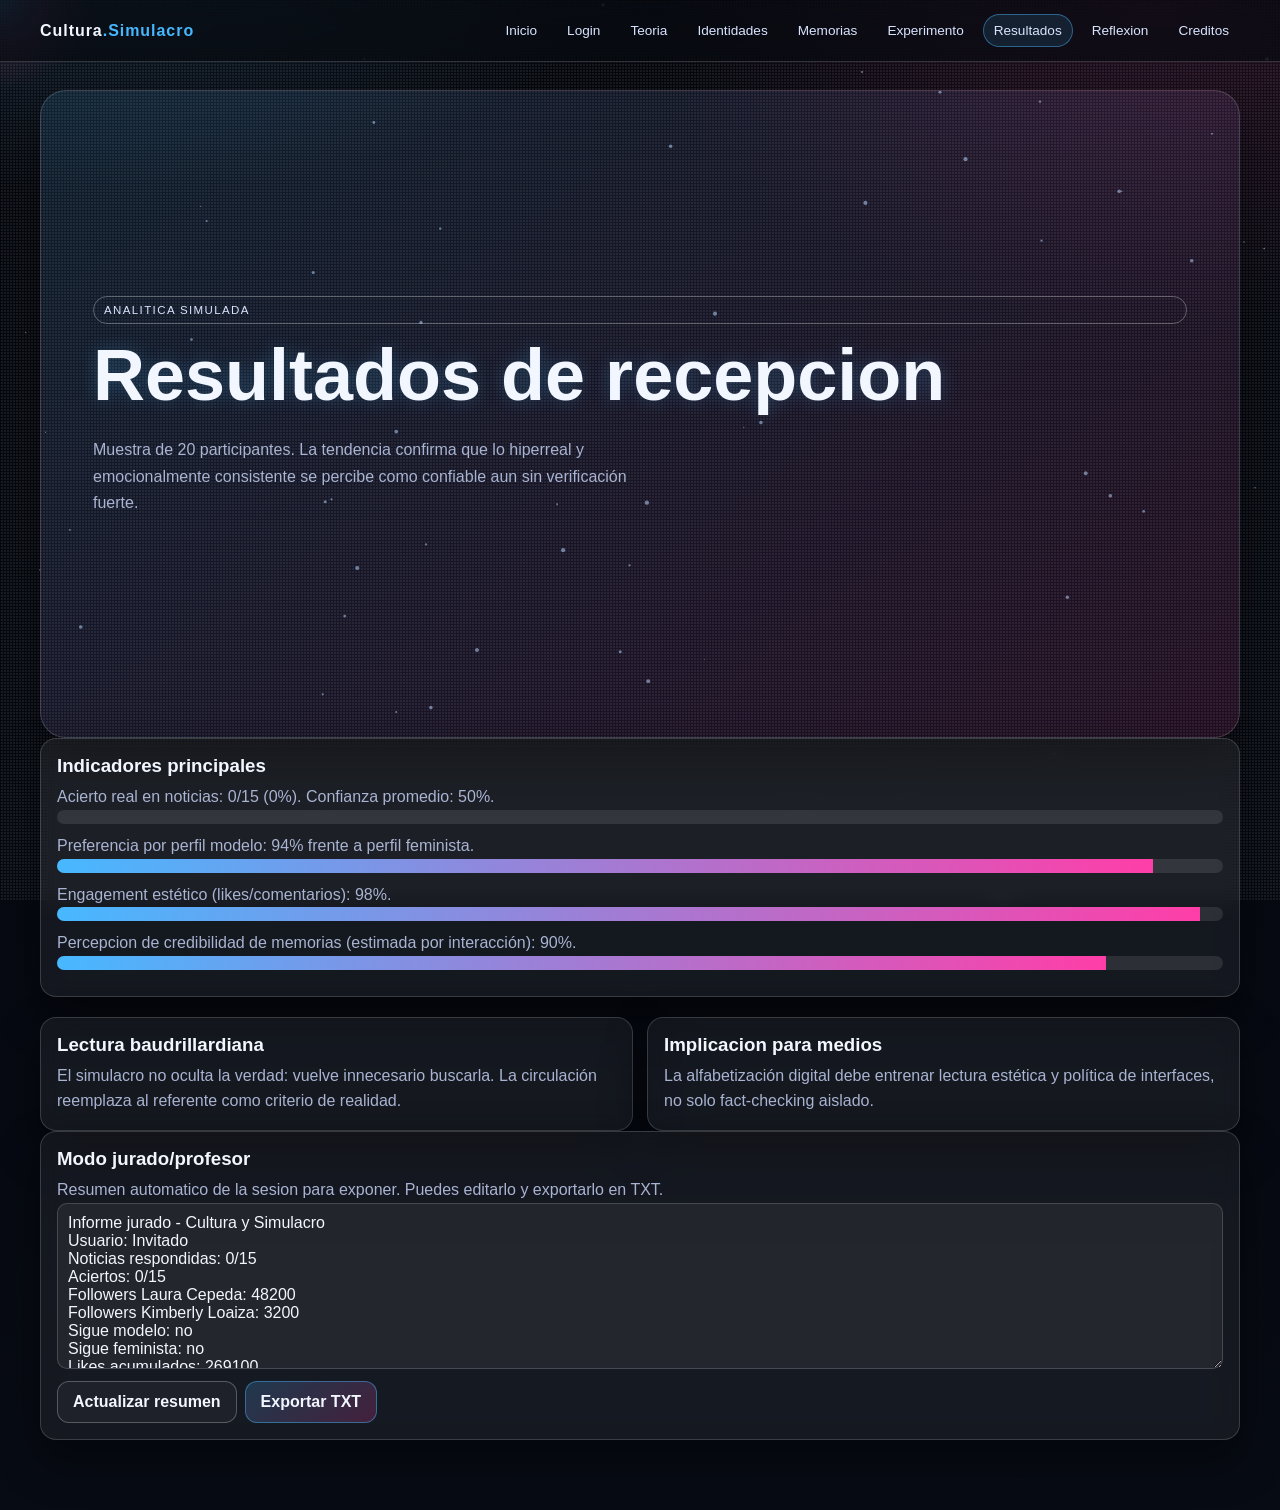
<file: resultados.html>
<!doctype html>
<html lang="es">
<head>
  <meta charset="utf-8">
  <meta name="viewport" content="width=device-width,initial-scale=1">
  <title>Cultura y Simulacro | Resultados</title>
  <link rel="stylesheet" href="css/style.css">
</head>
<body class="noise">
  <canvas id="particle-canvas"></canvas><div class="cursor-glow"></div>
  <header class="topbar"><div class="topbar-inner"><div class="brand">Cultura<span>.Simulacro</span></div><nav class="nav"><a href="index.html">Inicio</a><a href="login.html">Login</a><a href="teoria.html">Teoria</a><a href="identidades.html">Identidades</a><a href="memorias.html">Memorias</a><a href="experimento.html">Experimento</a><a href="resultados.html">Resultados</a><a href="reflexion.html">Reflexion</a><a href="creditos.html">Creditos</a></nav></div></header>
  <main class="wrap">
    <section class="hero">
      <span class="kicker">Analitica simulada</span>
      <h1>Resultados de recepcion</h1>
      <p class="subtitle">Muestra de 20 participantes. La tendencia confirma que lo hiperreal y emocionalmente consistente se percibe como confiable aun sin verificación fuerte.</p>
    </section>
    <section class="card">
      <h3>Indicadores principales</h3>
      <p id="metric-news-text">Porcentaje de aciertos en noticias.</p>
      <div class="bar"><span id="metric-news" data-value="0"></span></div>
      <p id="metric-follow-text">Preferencia por seguir perfil modelo vs feminista.</p>
      <div class="bar"><span id="metric-follow" data-value="0"></span></div>
      <p id="metric-engage-text">Engagement en perfil hiperreal (likes + comentarios).</p>
      <div class="bar"><span id="metric-engage" data-value="0"></span></div>
      <p id="metric-memory-text">Recuerdos percibidos como creibles (simulado por respuesta q2).</p>
      <div class="bar"><span id="metric-memory" data-value="0"></span></div>
    </section>
    <section class="grid two">
      <article class="card"><h3>Lectura baudrillardiana</h3><p>El simulacro no oculta la verdad: vuelve innecesario buscarla. La circulación reemplaza al referente como criterio de realidad.</p></article>
      <article class="card"><h3>Implicacion para medios</h3><p>La alfabetización digital debe entrenar lectura estética y política de interfaces, no solo fact-checking aislado.</p></article>
    </section>
    <section class="card" id="jury-panel">
      <h3>Modo jurado/profesor</h3>
      <p class="muted">Resumen automatico de la sesion para exponer. Puedes editarlo y exportarlo en TXT.</p>
      <textarea id="jury-summary" class="jury-textarea" rows="8"></textarea>
      <div class="option-row">
        <button id="refresh-jury" class="btn ghost" type="button">Actualizar resumen</button>
        <button id="export-jury" class="btn" type="button">Exportar TXT</button>
      </div>
    </section>
  </main>
  <script src="js/app.js"></script>
</body>
</html>
</file>
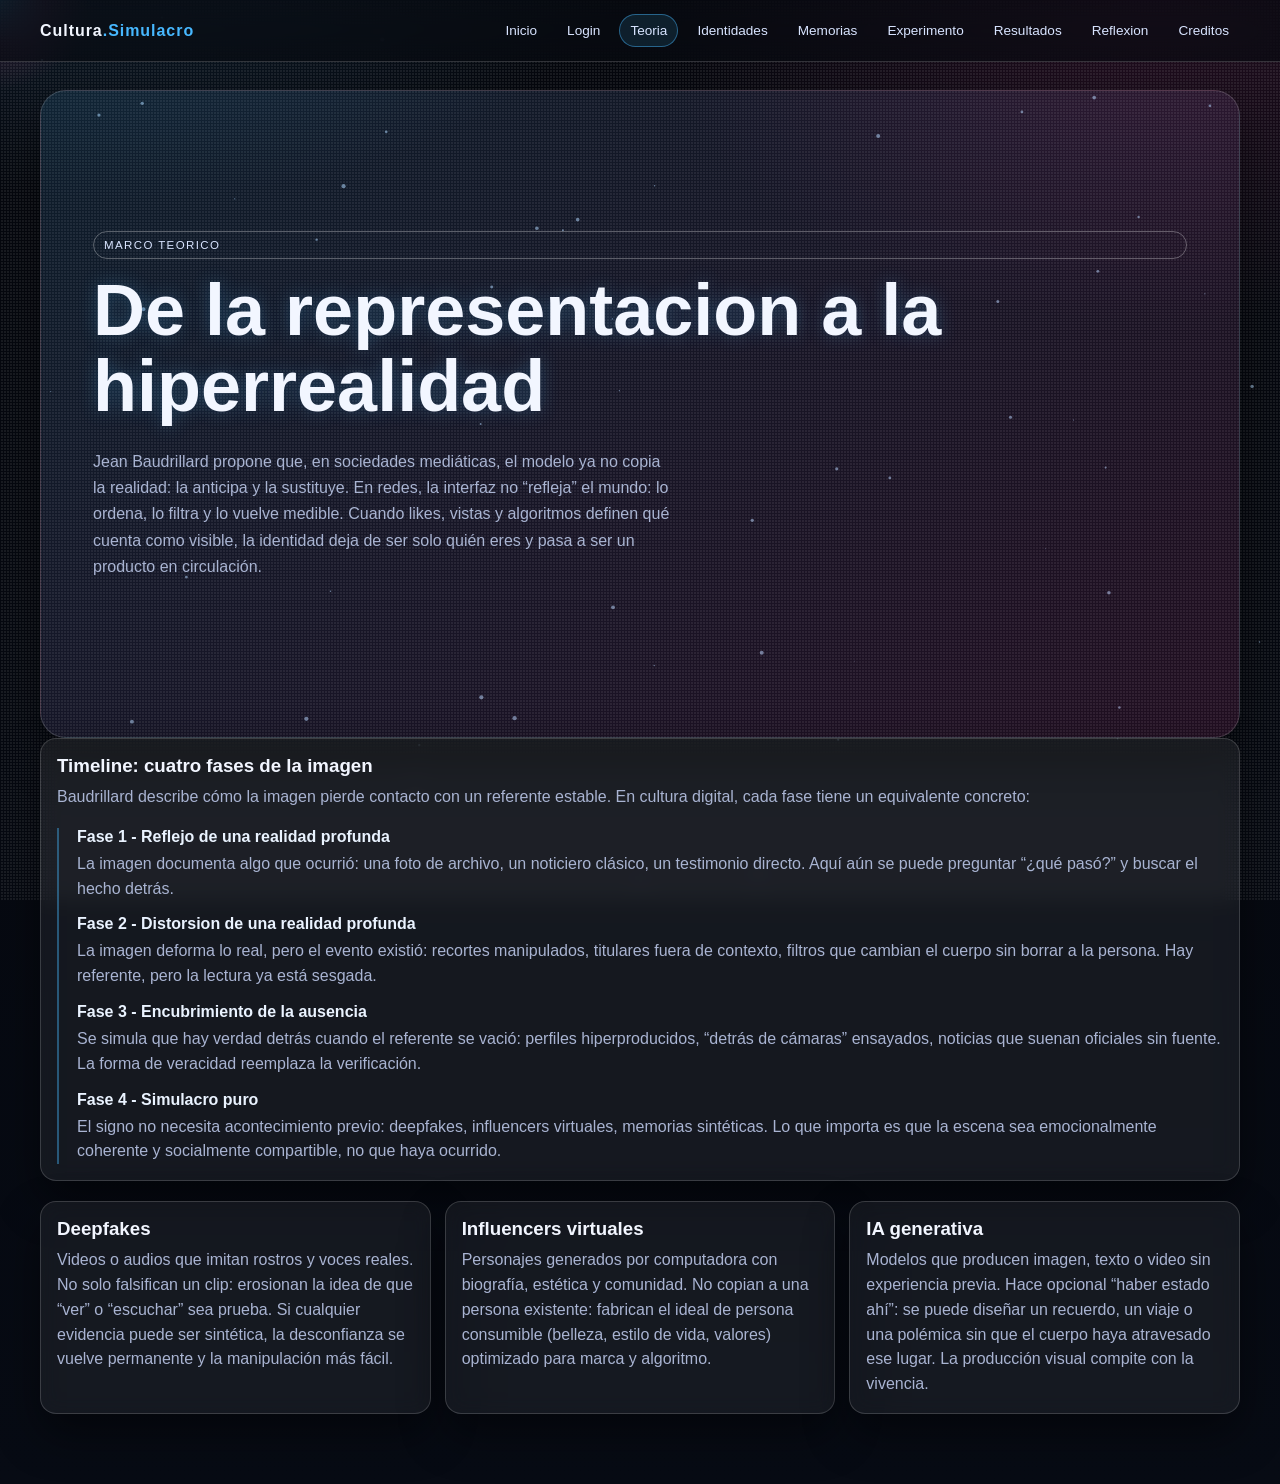
<file: teoria.html>
<!doctype html>
<html lang="es">
<head>
  <meta charset="utf-8">
  <meta name="viewport" content="width=device-width,initial-scale=1">
  <title>Cultura y Simulacro | Teoria</title>
  <link rel="stylesheet" href="css/style.css">
</head>
<body class="noise">
  <canvas id="particle-canvas"></canvas>
  <div class="cursor-glow"></div>
  <header class="topbar"><div class="topbar-inner"><div class="brand">Cultura<span>.Simulacro</span></div><nav class="nav"><a href="index.html">Inicio</a><a href="login.html">Login</a><a href="teoria.html">Teoria</a><a href="identidades.html">Identidades</a><a href="memorias.html">Memorias</a><a href="experimento.html">Experimento</a><a href="resultados.html">Resultados</a><a href="reflexion.html">Reflexion</a><a href="creditos.html">Creditos</a></nav></div></header>
  <main class="wrap">
    <section class="hero">
      <span class="kicker">Marco teorico</span>
      <h1>De la representacion a la hiperrealidad</h1>
      <p class="subtitle">Jean Baudrillard propone que, en sociedades mediáticas, el modelo ya no copia la realidad: la anticipa y la sustituye. En redes, la interfaz no “refleja” el mundo: lo ordena, lo filtra y lo vuelve medible. Cuando likes, vistas y algoritmos definen qué cuenta como visible, la identidad deja de ser solo quién eres y pasa a ser un producto en circulación.</p>
    </section>

    <section class="card">
      <h3>Timeline: cuatro fases de la imagen</h3>
      <p class="muted" style="margin-bottom:12px">Baudrillard describe cómo la imagen pierde contacto con un referente estable. En cultura digital, cada fase tiene un equivalente concreto:</p>
      <div class="timeline">
        <div class="item"><h4>Fase 1 - Reflejo de una realidad profunda</h4><p>La imagen documenta algo que ocurrió: una foto de archivo, un noticiero clásico, un testimonio directo. Aquí aún se puede preguntar “¿qué pasó?” y buscar el hecho detrás.</p></div>
        <div class="item"><h4>Fase 2 - Distorsion de una realidad profunda</h4><p>La imagen deforma lo real, pero el evento existió: recortes manipulados, titulares fuera de contexto, filtros que cambian el cuerpo sin borrar a la persona. Hay referente, pero la lectura ya está sesgada.</p></div>
        <div class="item"><h4>Fase 3 - Encubrimiento de la ausencia</h4><p>Se simula que hay verdad detrás cuando el referente se vació: perfiles hiperproducidos, “detrás de cámaras” ensayados, noticias que suenan oficiales sin fuente. La forma de veracidad reemplaza la verificación.</p></div>
        <div class="item"><h4>Fase 4 - Simulacro puro</h4><p>El signo no necesita acontecimiento previo: deepfakes, influencers virtuales, memorias sintéticas. Lo que importa es que la escena sea emocionalmente coherente y socialmente compartible, no que haya ocurrido.</p></div>
      </div>
    </section>

    <section class="grid">
      <article class="card"><h3>Deepfakes</h3><p>Videos o audios que imitan rostros y voces reales. No solo falsifican un clip: erosionan la idea de que “ver” o “escuchar” sea prueba. Si cualquier evidencia puede ser sintética, la desconfianza se vuelve permanente y la manipulación más fácil.</p></article>
      <article class="card"><h3>Influencers virtuales</h3><p>Personajes generados por computadora con biografía, estética y comunidad. No copian a una persona existente: fabrican el ideal de persona consumible (belleza, estilo de vida, valores) optimizado para marca y algoritmo.</p></article>
      <article class="card"><h3>IA generativa</h3><p>Modelos que producen imagen, texto o video sin experiencia previa. Hace opcional “haber estado ahí”: se puede diseñar un recuerdo, un viaje o una polémica sin que el cuerpo haya atravesado ese lugar. La producción visual compite con la vivencia.</p></article>
    </section>
  </main>
  <script src="js/app.js"></script>
</body>
</html>
</file>
<file: css/style.css>
:root {
  --bg: #06080f;
  --bg-soft: #0d1220;
  --panel: rgba(255, 255, 255, 0.06);
  --line: rgba(255, 255, 255, 0.16);
  --text: #f2f6ff;
  --muted: #a9b4d2;
  --blue: #47b8ff;
  --magenta: #ff3ea8;
  --green: #3de3b3;
  --danger: #ff6d8f;
  --shadow: 0 20px 45px rgba(0, 0, 0, 0.45);
}

* { box-sizing: border-box; }
html { scroll-behavior: smooth; -webkit-text-size-adjust: 100%; }
img, video { max-width: 100%; height: auto; }
input, textarea, select, button { font: inherit; }
input, textarea, select { max-width: 100%; }
body {
  margin: 0;
  color: var(--text);
  font-family: Inter, "Segoe UI", Arial, sans-serif;
  background:
    radial-gradient(1100px 700px at 10% -10%, rgba(71, 184, 255, 0.17), transparent 50%),
    radial-gradient(1000px 650px at 90% 0%, rgba(255, 62, 168, 0.12), transparent 50%),
    linear-gradient(180deg, #05070d 0%, #070b14 100%);
  min-height: 100vh;
  overflow-x: hidden;
}

.noise::before {
  content: "";
  position: fixed;
  inset: 0;
  pointer-events: none;
  opacity: 0.08;
  background-image: radial-gradient(circle at 2px 2px, #fff 1px, transparent 0);
  background-size: 3px 3px;
  z-index: 1;
}

#particle-canvas {
  position: fixed;
  inset: 0;
  z-index: 0;
  pointer-events: none;
}

.cursor-glow {
  position: fixed;
  width: 180px;
  height: 180px;
  border-radius: 50%;
  background: radial-gradient(circle, rgba(71, 184, 255, 0.25), rgba(255, 62, 168, 0.1), transparent 70%);
  pointer-events: none;
  transform: translate(-50%, -50%);
  z-index: 2;
  mix-blend-mode: screen;
}

.loader {
  position: fixed;
  inset: 0;
  background: #05070d;
  display: grid;
  place-items: center;
  z-index: 99;
  transition: opacity 0.8s ease, visibility 0.8s ease;
}
.loader.hide { opacity: 0; visibility: hidden; }
.loader-card {
  border: 1px solid var(--line);
  background: linear-gradient(150deg, rgba(71, 184, 255, 0.08), rgba(255, 62, 168, 0.08));
  padding: 24px 28px;
  border-radius: 16px;
  box-shadow: var(--shadow);
  text-align: center;
}
.loader-title { margin: 0 0 8px; letter-spacing: .12em; text-transform: uppercase; }
.loader-sub { margin: 0; color: var(--muted); }
.loader-bar { margin-top: 12px; height: 6px; border-radius: 999px; overflow: hidden; background: rgba(255,255,255,.14);}
.loader-progress { height: 100%; width: 0; background: linear-gradient(90deg, var(--blue), var(--magenta)); animation: load 2s ease forwards; }
@keyframes load { to { width: 100%; } }

.topbar {
  position: sticky;
  top: 0;
  z-index: 10;
  backdrop-filter: blur(14px);
  border-bottom: 1px solid var(--line);
  background: rgba(5, 8, 15, 0.65);
}
.topbar-inner {
  width: min(1200px, 94vw);
  margin: 0 auto;
  display: flex;
  align-items: center;
  justify-content: space-between;
  gap: 16px;
  padding: 14px 0;
}
.brand { font-weight: 700; letter-spacing: .06em; }
.brand span { color: var(--blue); }
.nav {
  display: flex;
  flex-wrap: wrap;
  gap: 8px;
}
.nav a {
  color: #d8e4ff;
  text-decoration: none;
  font-size: .85rem;
  border: 1px solid transparent;
  padding: 8px 10px;
  border-radius: 999px;
  transition: .25s;
}
.nav a:hover, .nav a.active {
  border-color: rgba(71,184,255,.45);
  background: rgba(71,184,255,.12);
}

.wrap { width: min(1200px, 94vw); margin: 28px auto 70px; position: relative; z-index: 3; }
.hero {
  min-height: 72vh;
  border: 1px solid var(--line);
  border-radius: 26px;
  background: linear-gradient(145deg, rgba(71,184,255,.12), rgba(255,62,168,.11));
  box-shadow: var(--shadow);
  padding: clamp(24px, 5vw, 52px);
  display: grid;
  align-content: center;
}
.kicker {
  display: inline-block;
  text-transform: uppercase;
  letter-spacing: .12em;
  font-size: .72rem;
  border: 1px solid rgba(255,255,255,.3);
  border-radius: 999px;
  padding: 7px 10px;
  color: #d8e4ff;
}
h1 {
  margin: 14px 0 8px;
  font-size: clamp(2rem, 6vw, 4.5rem);
  line-height: 1.05;
  text-shadow: 0 0 18px rgba(71, 184, 255, 0.25);
}
.subtitle { max-width: 65ch; color: var(--muted); line-height: 1.65; }

.cta {
  margin-top: 22px;
  display: flex;
  gap: 10px;
  flex-wrap: wrap;
}
.btn {
  appearance: none;
  border: 1px solid rgba(71,184,255,.45);
  background: linear-gradient(140deg, rgba(71,184,255,.2), rgba(255,62,168,.2));
  color: var(--text);
  text-decoration: none;
  cursor: pointer;
  padding: 11px 15px;
  border-radius: 12px;
  font-weight: 600;
  transition: transform .2s, filter .2s, box-shadow .2s;
}
.btn:hover { transform: translateY(-2px); filter: brightness(1.1); box-shadow: 0 8px 20px rgba(71,184,255,.2);}
.btn.ghost { background: rgba(255,255,255,.04); border-color: rgba(255,255,255,.25); }

.grid {
  margin-top: 20px;
  display: grid;
  gap: 14px;
  grid-template-columns: repeat(3, minmax(0, 1fr));
}
.grid > *, .news-lab > *, .memory-grid > *, .posts > * { min-width: 0; }
.grid.two { grid-template-columns: repeat(2, minmax(0, 1fr)); }

.card {
  border: 1px solid var(--line);
  border-radius: 16px;
  background: var(--panel);
  box-shadow: var(--shadow);
  padding: 16px;
  backdrop-filter: blur(10px);
  transform: translateY(10px);
  opacity: 0;
  transition: opacity .7s ease, transform .7s ease, border-color .2s ease;
}
.card:hover { border-color: rgba(255,62,168,.45); }
.card.reveal { opacity: 1; transform: translateY(0); }
.card h3 { margin: 0 0 8px; }
.card p { margin: 0; color: var(--muted); line-height: 1.55; }

.timeline {
  margin-top: 18px;
  border-left: 2px solid rgba(71,184,255,.4);
  padding-left: 18px;
  display: grid;
  gap: 14px;
}
.timeline .item h4 { margin: 0 0 6px; color: #eaf3ff; }
.timeline .item p { margin: 0; color: var(--muted); }

.profile {
  border: 1px solid var(--line);
  border-radius: 16px;
  background: var(--panel);
  overflow: hidden;
}
.profile-head {
  padding: 14px;
  border-bottom: 1px solid var(--line);
}
.stats { display: flex; gap: 12px; color: #c8d3f2; font-size: .88rem; flex-wrap: wrap; }
.profile-meta { display: flex; gap: 12px; align-items: center; }
.follow-btn { margin-top: 8px; }
.avatar-wrap {
  width: 56px;
  height: 56px;
  border-radius: 50%;
  overflow: hidden;
  border: 1px solid var(--line);
  box-shadow: 0 0 20px rgba(71,184,255,.25);
}
.avatar { width: 100%; height: 100%; object-fit: cover; display: block; }
.posts {
  display: grid;
  grid-template-columns: repeat(3, minmax(0, 1fr));
  gap: 8px;
  padding: 10px;
}
.post {
  aspect-ratio: 1/1;
  border-radius: 10px;
  background: linear-gradient(145deg, rgba(71,184,255,.3), rgba(255,62,168,.25));
  overflow: hidden;
}
.post.warm { background: linear-gradient(145deg, rgba(255,190,120,.28), rgba(255,110,150,.2)); }
.post img { width: 100%; height: 100%; object-fit: cover; display: block; cursor: pointer; }
.ig-post { aspect-ratio: auto; padding: 0; background: rgba(6,10,20,.85); }
.ig-actions {
  display: flex;
  justify-content: space-between;
  align-items: center;
  padding: 8px;
  border-top: 1px solid var(--line);
}
.heart-btn {
  border-color: rgba(255, 62, 168, 0.55);
  color: #ffd6eb;
  min-width: 44px;
  text-align: center;
  font-size: 1rem;
  line-height: 1;
}
.heart-btn.liked { color: #ff3e63; border-color: rgba(255, 62, 99, 0.75); box-shadow: 0 0 14px rgba(255,62,99,.35); }
.heart-btn.like-burst { animation: heartPop .23s ease; }
@keyframes heartPop {
  0% { transform: scale(1); }
  50% { transform: scale(1.22); }
  100% { transform: scale(1); }
}
.like-count { color: #e8f0ff; font-size: .84rem; }
.ig-comments {
  padding: 0 8px 8px;
  max-height: 180px;
  overflow-y: auto;
}
.ig-news { padding: 0 8px 8px; color: #dce8ff; font-size: .8rem; line-height: 1.35; margin: 0; }
.ig-comments p { margin: 4px 0; color: #d8e4ff; font-size: .78rem; line-height: 1.3; }
.ig-comment-row { display: grid; grid-template-columns: 22px 1fr; gap: 6px; align-items: start; margin: 5px 0; }
.ig-comment-avatar { width: 22px; height: 22px; border-radius: 50%; object-fit: cover; border: 1px solid rgba(255,255,255,.2); }
.ig-comment-user { color: #ffffff; font-weight: 600; margin-right: 4px; }
.ig-caption { padding: 0 8px 8px; color: #d8e4ff; font-size: .8rem; line-height: 1.35; }
.ig-metrics { padding: 0 8px 8px; margin: 0; font-size: .78rem; }
.comment-form {
  display: grid;
  grid-template-columns: 1fr auto;
  gap: 6px;
  padding: 0 8px 8px;
}
.comment-form input {
  border-radius: 8px;
  border: 1px solid var(--line);
  background: rgba(255,255,255,.06);
  color: var(--text);
  padding: 7px 9px;
  font-size: .8rem;
}
.comment-form .btn { padding: 7px 9px; font-size: .78rem; }

.vote-panel {
  margin-top: 14px;
  border: 1px solid var(--line);
  border-radius: 14px;
  padding: 14px;
  background: rgba(0,0,0,.3);
}
.vote-panel p { margin: 0 0 8px; color: #dbe6ff; }

.memory-grid {
  margin-top: 16px;
  display: grid;
  gap: 12px;
  grid-template-columns: repeat(3, minmax(0, 1fr));
}
.memory {
  border: 1px solid var(--line);
  border-radius: 14px;
  background: rgba(255,255,255,.06);
  transform: rotate(var(--r, -1deg));
  padding: 10px;
}
.memory .shot {
  height: 140px;
  width: 100%;
  border-radius: 8px;
  object-fit: cover;
  margin-bottom: 8px;
}
.memory-vote-active {
  border-color: rgba(71, 184, 255, 0.8) !important;
  box-shadow: 0 0 0 1px rgba(71, 184, 255, 0.5), 0 0 16px rgba(71, 184, 255, 0.26);
}
.memory-vote-pop {
  animation: memoryPulse .26s ease;
}
@keyframes memoryPulse {
  0% { transform: scale(1) rotate(var(--r, 0deg)); }
  50% { transform: scale(1.015) rotate(var(--r, 0deg)); }
  100% { transform: scale(1) rotate(var(--r, 0deg)); }
}
.memory.revealed-true { border-color: rgba(61,227,179,.75); box-shadow: 0 0 18px rgba(61,227,179,.28); }
.memory.revealed-false { border-color: rgba(255,109,143,.75); box-shadow: 0 0 18px rgba(255,109,143,.28); }
.memory-reveal-box { margin-top: 14px; }
.reveal-overlay {
  margin-top: 10px;
  border: 1px solid rgba(255,255,255,.2);
  border-radius: 12px;
  background: linear-gradient(145deg, rgba(71,184,255,.1), rgba(255,62,168,.12));
  padding: 14px;
}
.memory h4 { margin: 0 0 4px; font-size: .95rem; }
.memory p { margin: 0; color: var(--muted); font-size: .9rem; }

.question { border: 1px solid var(--line); border-radius: 14px; padding: 12px; background: rgba(255,255,255,.03); margin-bottom: 10px; }
.question-intro { margin: 0 0 14px; line-height: 1.55; }
.question-hint { margin: 8px 0 0; font-size: .88rem; line-height: 1.5; }
.question-prompt { margin: 10px 0 0; color: #e8f0ff; font-size: .94rem; line-height: 1.45; }
.question .option-row label { line-height: 1.4; }
.option-row { display: flex; gap: 8px; flex-wrap: wrap; margin-top: 8px; }
.news-lab {
  margin-top: 12px;
  display: grid;
  grid-template-columns: repeat(2, minmax(0, 1fr));
  gap: 10px;
}
.news-item {
  border: 1px solid var(--line);
  border-radius: 12px;
  overflow: hidden;
  background: rgba(255,255,255,.04);
}
.news-image { height: 240px; background: rgba(255,255,255,.05); }
.news-image img { width: 100%; height: 100%; object-fit: cover; display: block; }
.news-copy { padding: 12px; }
.news-copy h4 { margin: 0 0 8px; font-size: 1rem; line-height: 1.35; }
.news-copy p { margin: 0 0 10px; color: var(--muted); font-size: .92rem; line-height: 1.5; }
.news-feedback { margin-top: 8px !important; font-size: .84rem !important; }
.news-feedback-rich { line-height: 1.45; }
.news-feedback-detail { display: block; margin-top: 8px; line-height: 1.5; word-break: break-word; overflow-wrap: anywhere; }
.memory-reveal-list { margin: 8px 0 0 18px; padding: 0; }
.memory-reveal-list li { margin-bottom: 12px; }
.reveal-overlay h4 { color: var(--accent, #7ec8ff); }
.reveal-overlay { overflow-wrap: anywhere; word-break: break-word; }
.form-field {
  width: 100%;
  margin-top: 8px;
  padding: 11px;
  border-radius: 10px;
  border: 1px solid var(--line);
  background: rgba(255,255,255,.06);
  color: var(--text);
}
.jury-textarea {
  width: 100%;
  min-height: 160px;
  padding: 10px;
  border-radius: 10px;
  border: 1px solid var(--line);
  background: rgba(255,255,255,.06);
  color: var(--text);
  resize: vertical;
}
.news-verdict { display: inline-block; margin: 6px 0 4px; font-size: .82rem; }
.news-verdict-ok { color: #6dffb0; }
.news-verdict-bad { color: #ff8aa8; }
.progress-shell { margin-top: 10px; }
.news-item.news-correct { border-color: rgba(72,255,152,.7); box-shadow: 0 0 24px rgba(72,255,152,.25); }
.news-item.news-wrong { border-color: rgba(255,87,122,.8); box-shadow: 0 0 24px rgba(255,87,122,.28); animation: tinyGlitch .35s linear 2; }
.news-result-wrong { animation: tinyGlitch .35s linear 2; }
@keyframes tinyGlitch {
  0% { transform: translateX(0); }
  25% { transform: translateX(-2px); }
  50% { transform: translateX(2px); }
  75% { transform: translateX(-1px); }
  100% { transform: translateX(0); }
}
.ig-modal {
  position: fixed;
  inset: 0;
  z-index: 40;
  background: rgba(4,7,14,.82);
  display: grid;
  place-items: center;
  padding: 20px;
  opacity: 0;
  transform: scale(0.98);
  transition: opacity .22s ease, transform .22s ease;
}
.ig-modal.show {
  opacity: 1;
  transform: scale(1);
}
.ig-modal-card {
  width: min(980px, 95vw);
  border: 1px solid var(--line);
  border-radius: 16px;
  background: rgba(7,12,24,.96);
  padding: 14px;
}
.ig-modal-grid {
  margin-top: 8px;
  display: grid;
  grid-template-columns: 1.1fr 1fr;
  gap: 12px;
}
.ig-modal-grid img {
  width: 100%;
  max-height: 70vh;
  object-fit: cover;
  border-radius: 12px;
}

.bar {
  background: rgba(255,255,255,.1);
  border-radius: 999px;
  height: 14px;
  overflow: hidden;
  margin-bottom: 10px;
}
.bar span {
  display: block;
  height: 100%;
  width: 0;
  background: linear-gradient(90deg, var(--blue), var(--magenta));
  transition: width 1.3s ease;
}

.big-quote {
  margin: 24px 0;
  font-size: clamp(1.4rem, 3vw, 2.6rem);
  line-height: 1.25;
  color: #edf4ff;
  text-align: center;
}

.credits li { margin-bottom: 8px; color: #d7e2ff; }
.muted { color: var(--muted); }
.hidden { display: none; }

.glitch {
  position: relative;
  display: inline-block;
}
.glitch::before,
.glitch::after {
  content: attr(data-text);
  position: absolute;
  left: 0;
  top: 0;
  width: 100%;
  overflow: hidden;
  clip-path: inset(0 0 0 0);
}
.glitch::before {
  transform: translate(2px, 0);
  color: rgba(71,184,255,.7);
  animation: glitch1 2.5s infinite linear alternate-reverse;
}
.glitch::after {
  transform: translate(-2px, 0);
  color: rgba(255,62,168,.7);
  animation: glitch2 2.1s infinite linear alternate-reverse;
}
@keyframes glitch1 {
  0% { clip-path: inset(10% 0 80% 0); }
  50% { clip-path: inset(40% 0 20% 0); }
  100% { clip-path: inset(85% 0 2% 0); }
}
@keyframes glitch2 {
  0% { clip-path: inset(70% 0 10% 0); }
  50% { clip-path: inset(20% 0 50% 0); }
  100% { clip-path: inset(5% 0 85% 0); }
}

footer {
  margin-top: 28px;
  color: #a5b2d0;
  font-size: .9rem;
  text-align: center;
}

@media (max-width: 980px) {
  .grid, .grid.two, .memory-grid, .news-lab { grid-template-columns: 1fr; }
  .posts { grid-template-columns: repeat(2, minmax(0, 1fr)); }
  .topbar-inner { align-items: flex-start; flex-direction: column; }
  .ig-modal-grid { grid-template-columns: 1fr; }
  .hero { min-height: 42vh; padding: 18px; }
  .wrap { width: min(1200px, 96vw); margin-bottom: 48px; }
  .news-image { height: 180px; }
  .ig-comments { max-height: 220px; }
}

@media (max-width: 640px) {
  .wrap { width: min(1200px, 92vw); margin-top: 20px; }
  .topbar-inner { padding: 12px 0; gap: 10px; }
  .nav {
    width: 100%;
    flex-wrap: nowrap;
    overflow-x: auto;
    -webkit-overflow-scrolling: touch;
    scrollbar-width: thin;
    padding-bottom: 4px;
  }
  .nav a { flex-shrink: 0; white-space: nowrap; }
  .posts { grid-template-columns: 1fr; }
  .profile-meta { flex-direction: column; align-items: flex-start; }
  .stats { font-size: .82rem; }
  .news-copy h4 { font-size: .95rem; }
  .news-copy .option-row .btn,
  .memory-controls .option-row .btn { flex: 1 1 calc(50% - 4px); min-width: 0; font-size: .82rem; padding: 10px 8px; }
  .comment-form { grid-template-columns: 1fr; }
  .comment-form .btn { width: 100%; }
  .ig-modal { padding: 12px; align-items: flex-end; }
  .ig-modal-card { max-height: 92vh; overflow-y: auto; width: 100%; }
  .ig-modal-grid img { max-height: 42vh; }
  .memory-reveal-list { margin-left: 16px; padding-right: 2px; }
  .cursor-glow { display: none; }
}

@media (max-width: 480px) {
  .hero { min-height: auto; border-radius: 18px; }
  h1 { font-size: clamp(1.65rem, 9vw, 2.5rem); }
  .nav a { font-size: .76rem; padding: 6px 8px; }
  .cta { flex-direction: column; }
  .cta .btn { width: 100%; text-align: center; }
  .vote-panel .option-row .btn { flex: 1 1 100%; }
  .option-row label { flex: 1 1 100%; }
  .news-image { height: 150px; }
  .big-quote { font-size: clamp(1.15rem, 5vw, 1.6rem); padding: 0 4px; }
}

@media (hover: none), (pointer: coarse) {
  .cursor-glow { display: none; }
}

@media (prefers-reduced-motion: reduce) {
  html { scroll-behavior: auto; }
  .card, .ig-modal, .loader { transition: none; }
  .glitch::before, .glitch::after { animation: none; }
  .news-item.news-wrong, .news-result-wrong { animation: none; }
}
</file>
